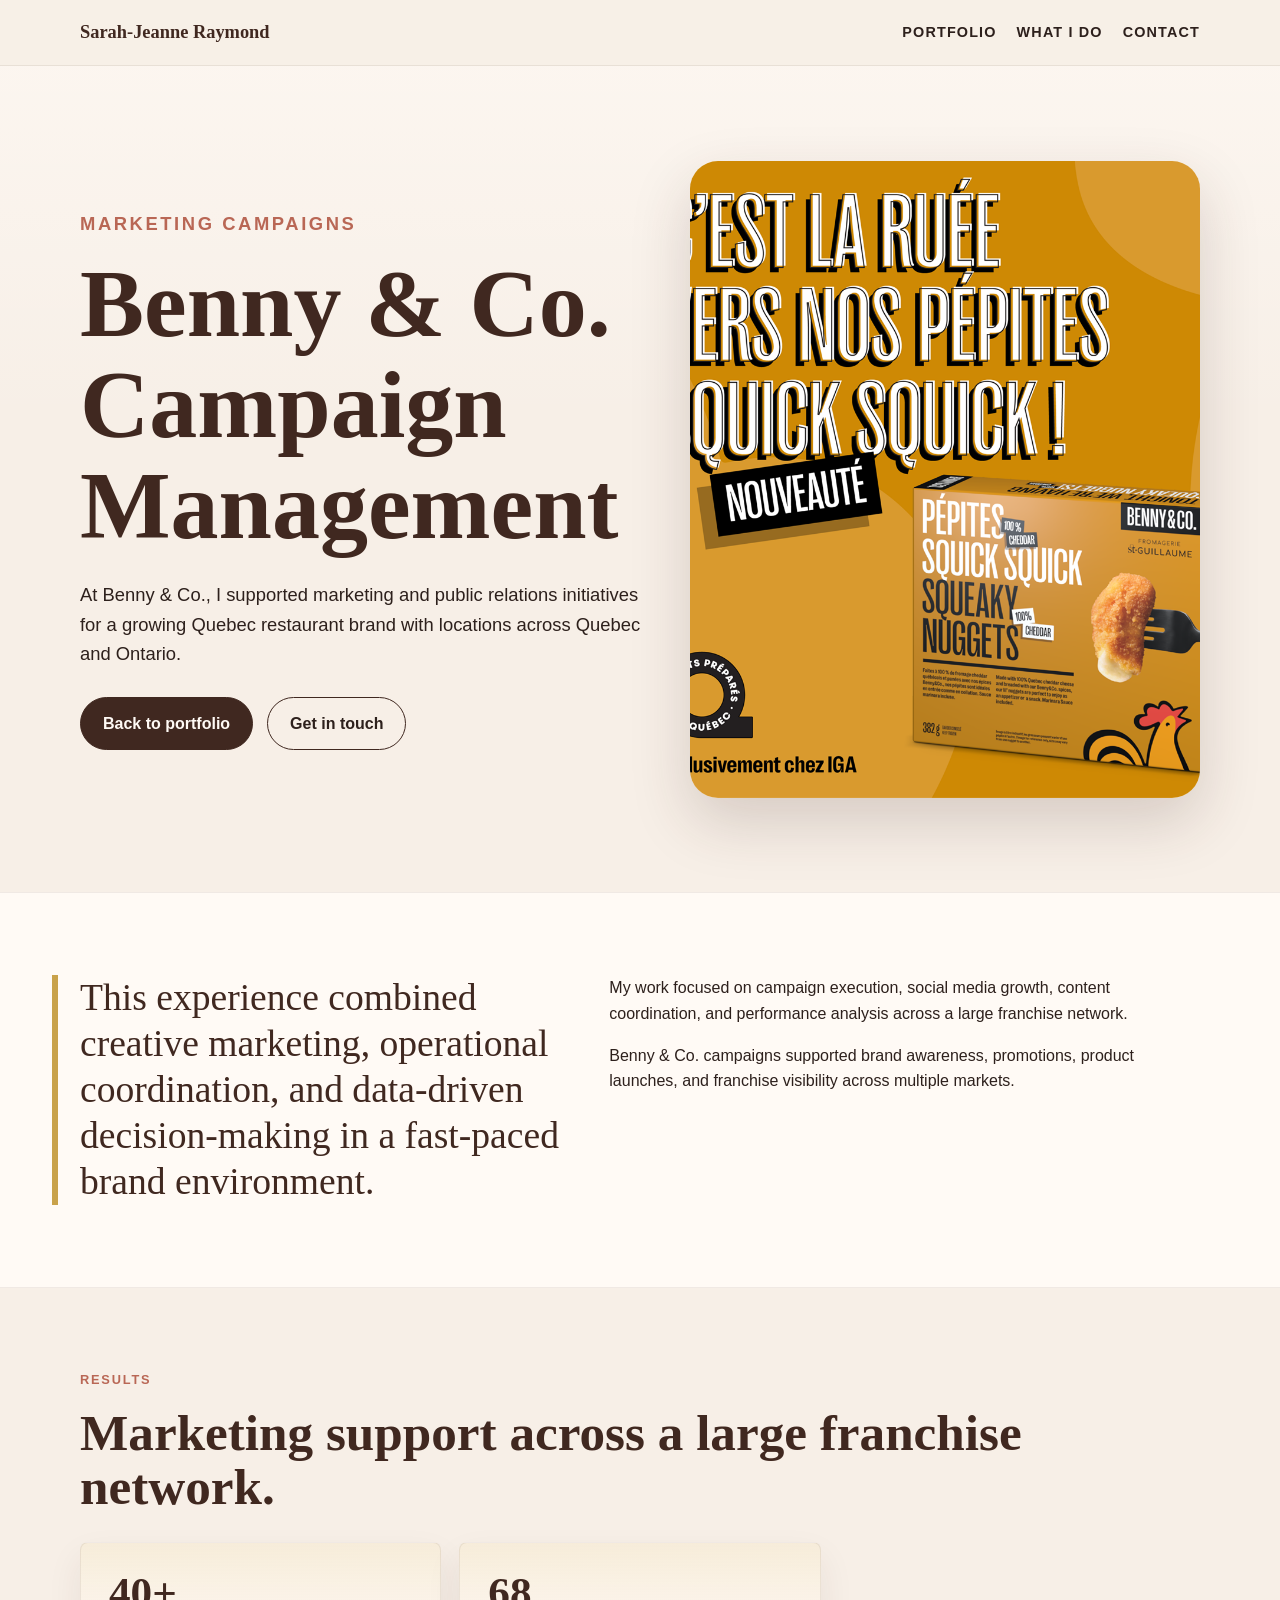
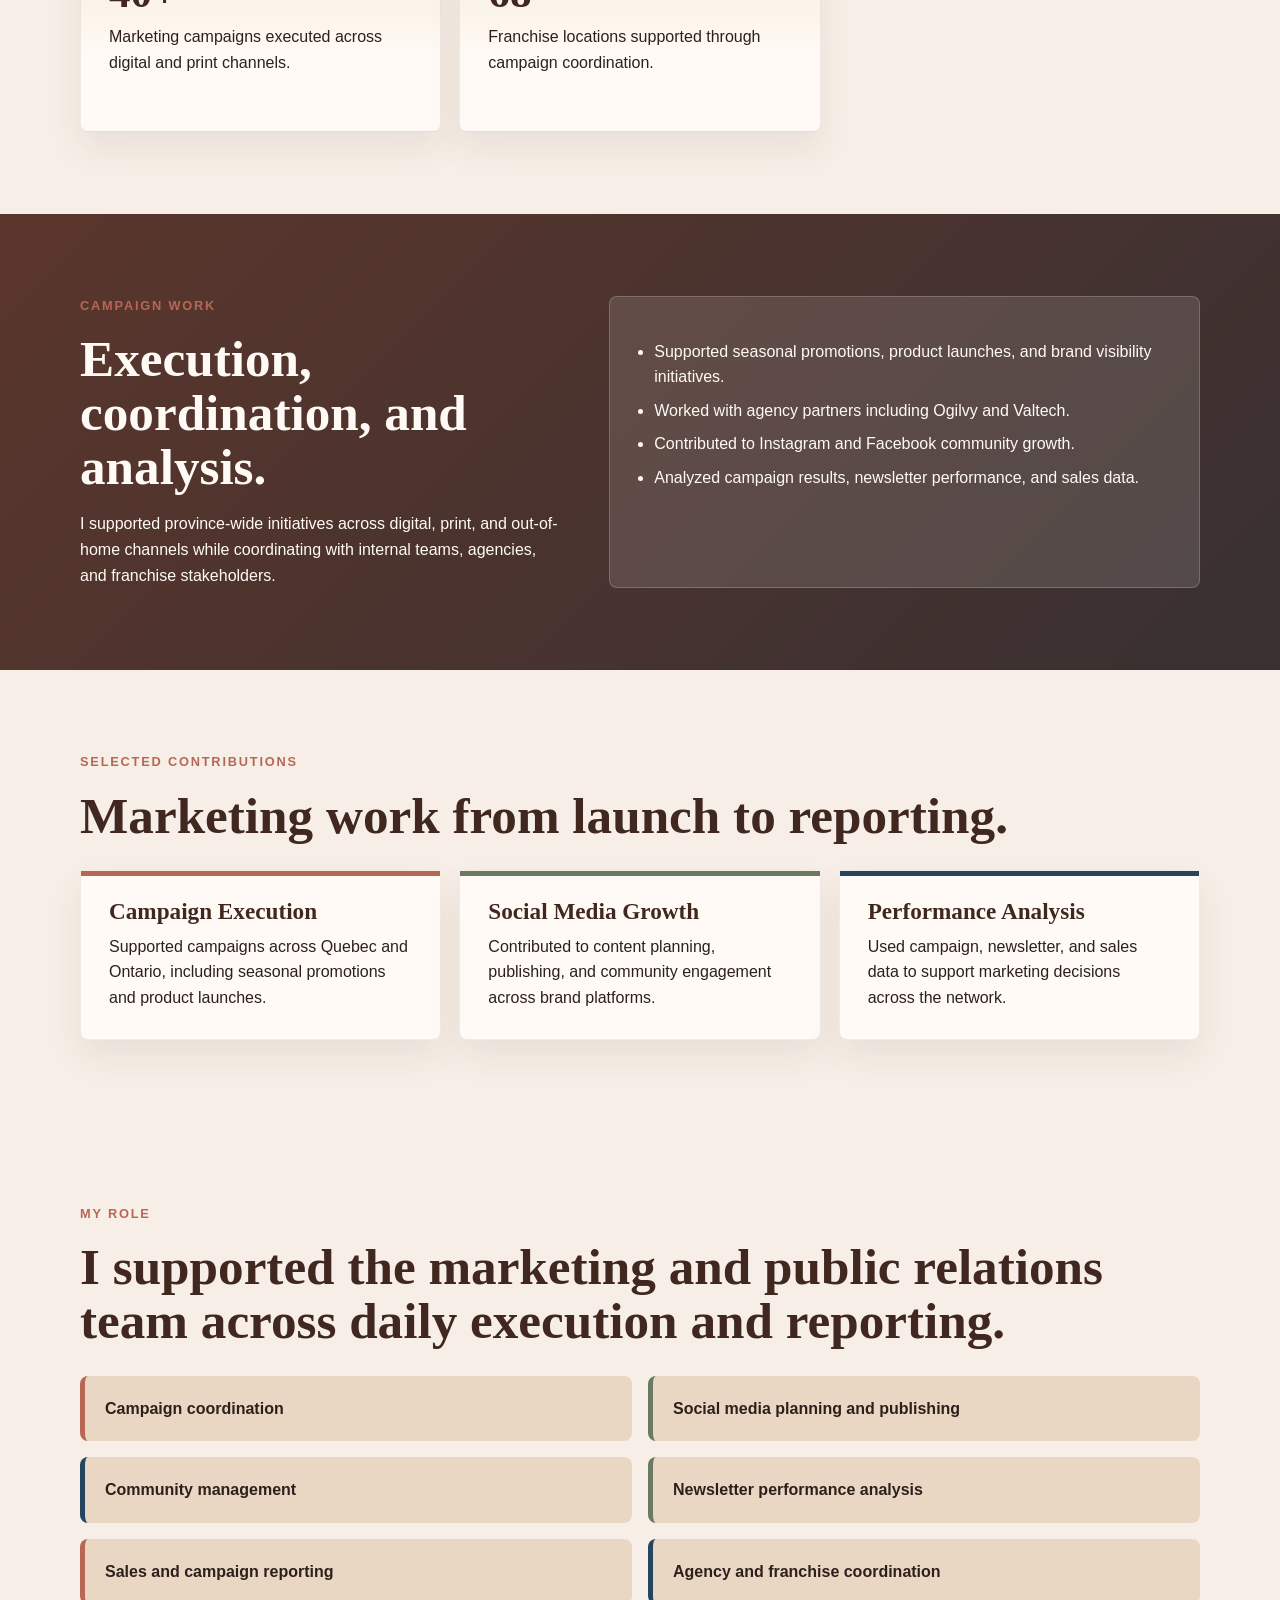
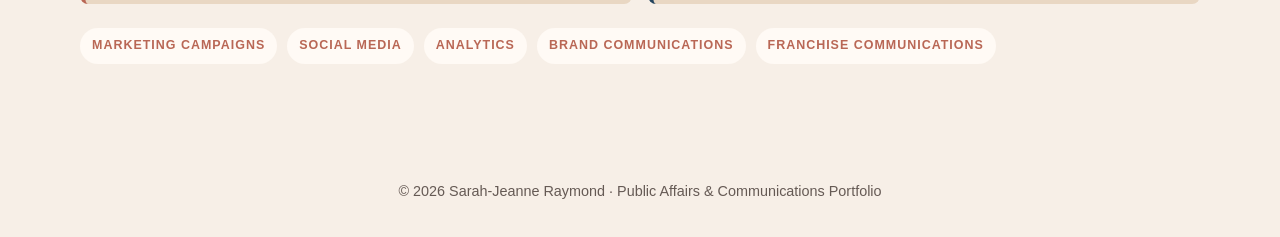
<file: benny-and-co.html>
<!DOCTYPE html>
<html lang="en">
<head>
  <meta charset="UTF-8" />
  <meta name="viewport" content="width=device-width, initial-scale=1.0" />
  <title>Benny & Co. | Sarah-Jeanne Raymond</title>
  <meta name="description" content="A case study about marketing campaign management, social media, and analytics work for Benny & Co." />
  <link rel="stylesheet" href="case-study.css" />
</head>
<body>
  <header>
    <div class="container nav">
      <a class="logo" href="index.html">Sarah-Jeanne Raymond</a>
      <nav class="nav-links" aria-label="Main navigation">
        <a href="index.html#portfolio">Portfolio</a>
        <a href="index.html#work">What I do</a>
        <a href="index.html#contact">Contact</a>
      </nav>
    </div>
  </header>

  <main>
    <div class="container hero">
      <div class="hero-copy">
        <p class="eyebrow">Marketing Campaigns</p>
        <h1>Benny & Co. Campaign Management</h1>
        <p>At Benny & Co., I supported marketing and public relations initiatives for a growing Quebec restaurant brand with locations across Quebec and Ontario.</p>
        <div class="button-row">
          <a class="button primary" href="index.html#portfolio">Back to portfolio</a>
          <a class="button" href="index.html#contact">Get in touch</a>
        </div>
      </div>
      <div class="hero-media">
        <img src="benny-campaigns.jpg" alt="Benny and Co." />
      </div>
    </div>

    <section class="intro-band">
      <div class="container intro-grid">
        <p class="big-text">This experience combined creative marketing, operational coordination, and data-driven decision-making in a fast-paced brand environment.</p>
        <div>
          <p>My work focused on campaign execution, social media growth, content coordination, and performance analysis across a large franchise network.</p>
          <p style="margin-top: 16px;">Benny & Co. campaigns supported brand awareness, promotions, product launches, and franchise visibility across multiple markets.</p>
        </div>
      </div>
    </section>

    <section>
      <div class="container">
        <p class="eyebrow">Results</p>
        <h2>Marketing support across a large franchise network.</h2>
        <div class="metrics">
          <div class="metric">
            <strong>40+</strong>
            <p>Marketing campaigns executed across digital and print channels.</p>
          </div>
          <div class="metric">
            <strong>68</strong>
            <p>Franchise locations supported through campaign coordination.</p>
          </div>
        </div>
      </div>
    </section>

    <section class="feature">
      <div class="container feature-grid">
        <div>
          <p class="eyebrow">Campaign Work</p>
          <h2>Execution, coordination, and analysis.</h2>
          <p>I supported province-wide initiatives across digital, print, and out-of-home channels while coordinating with internal teams, agencies, and franchise stakeholders.</p>
        </div>
        <div class="feature-panel">
          <ul>
            <li>Supported seasonal promotions, product launches, and brand visibility initiatives.</li>
            <li>Worked with agency partners including Ogilvy and Valtech.</li>
            <li>Contributed to Instagram and Facebook community growth.</li>
            <li>Analyzed campaign results, newsletter performance, and sales data.</li>
          </ul>
        </div>
      </div>
    </section>

    <section>
      <div class="container">
        <p class="eyebrow">Selected Contributions</p>
        <h2>Marketing work from launch to reporting.</h2>
        <div class="cards">
          <article class="card">
            <h3>Campaign Execution</h3>
            <p>Supported campaigns across Quebec and Ontario, including seasonal promotions and product launches.</p>
          </article>
          <article class="card">
            <h3>Social Media Growth</h3>
            <p>Contributed to content planning, publishing, and community engagement across brand platforms.</p>
          </article>
          <article class="card">
            <h3>Performance Analysis</h3>
            <p>Used campaign, newsletter, and sales data to support marketing decisions across the network.</p>
          </article>
        </div>
      </div>
    </section>

    <section>
      <div class="container">
        <p class="eyebrow">My Role</p>
        <h2>I supported the marketing and public relations team across daily execution and reporting.</h2>
        <div class="role-grid">
          <div class="role-item">Campaign coordination</div>
          <div class="role-item">Social media planning and publishing</div>
          <div class="role-item">Community management</div>
          <div class="role-item">Newsletter performance analysis</div>
          <div class="role-item">Sales and campaign reporting</div>
          <div class="role-item">Agency and franchise coordination</div>
        </div>
        <div class="tags">
          <span class="tag">Marketing Campaigns</span>
          <span class="tag">Social Media</span>
          <span class="tag">Analytics</span>
          <span class="tag">Brand Communications</span>
          <span class="tag">Franchise Communications</span>
        </div>
      </div>
    </section>
  </main>

  <footer>
    <div class="container">&copy; 2026 Sarah-Jeanne Raymond &middot; Public Affairs & Communications Portfolio</div>
  </footer>
</body>
</html>
</file>
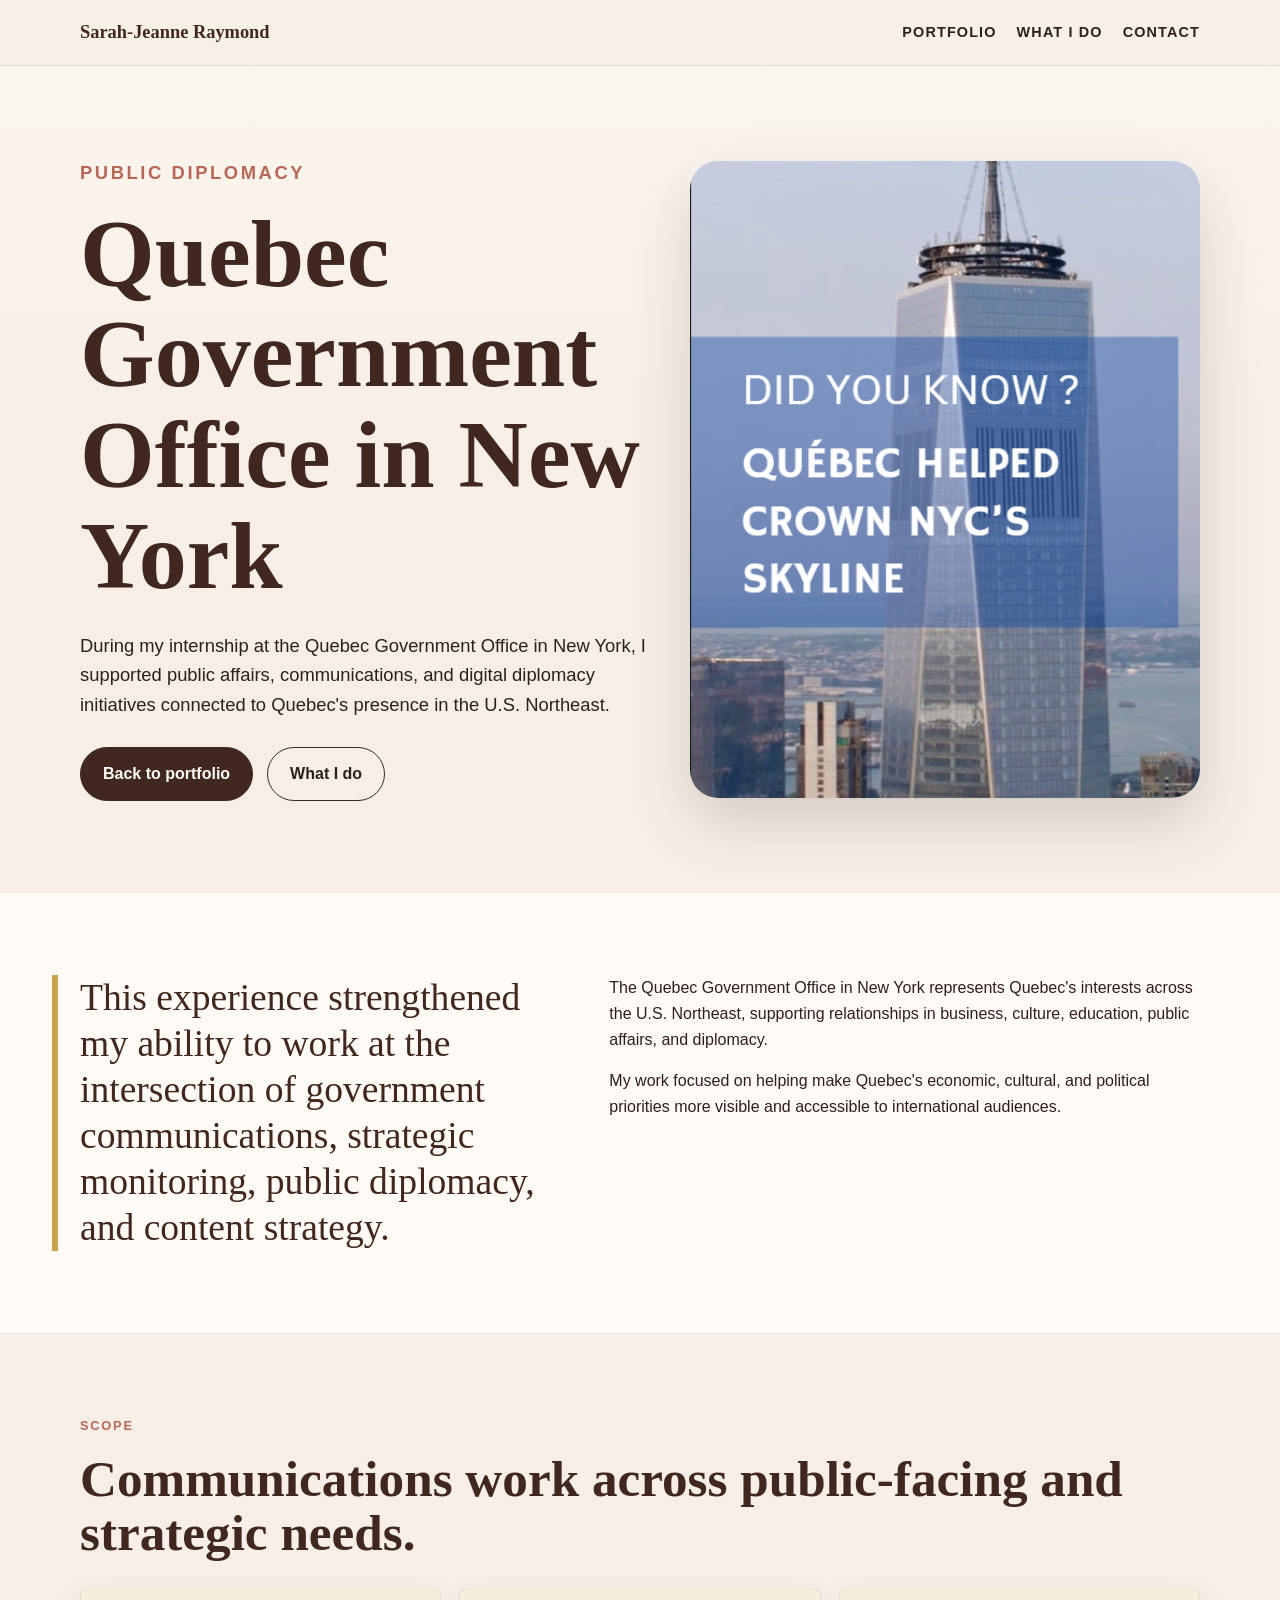
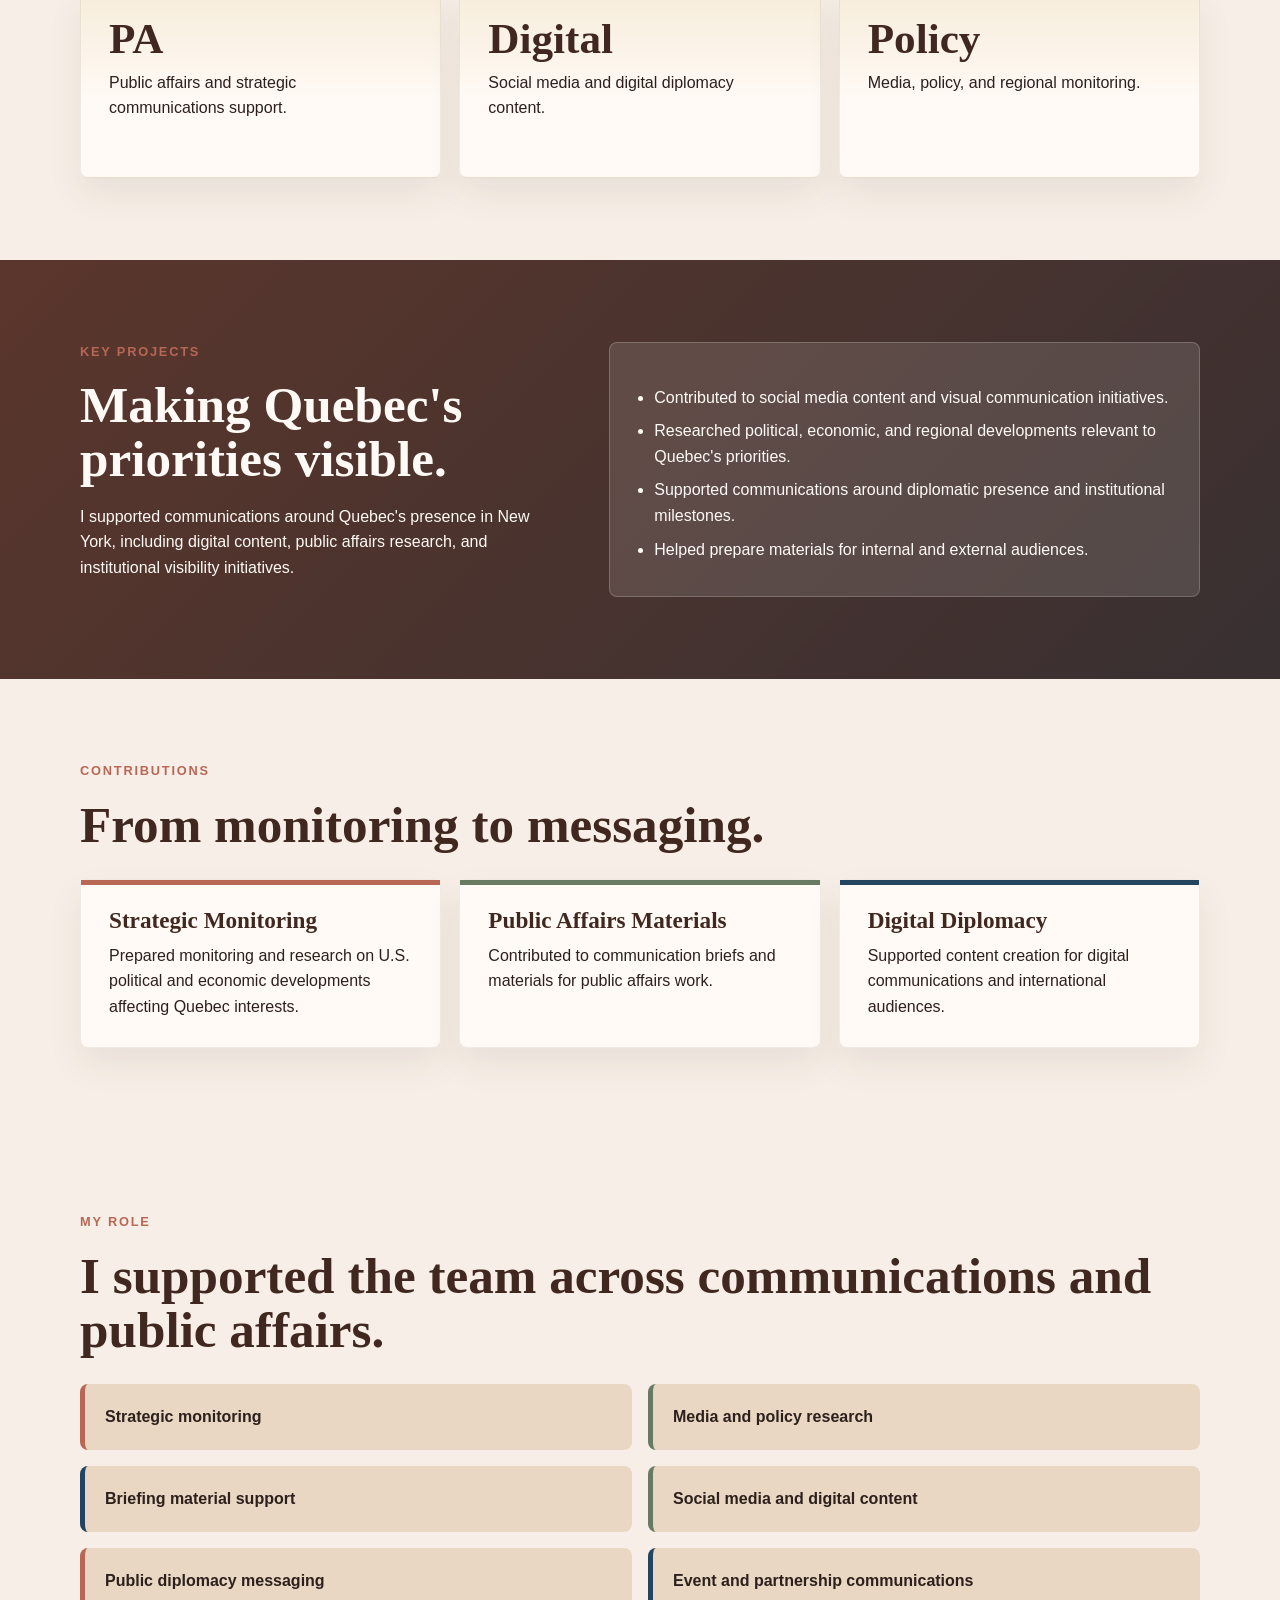
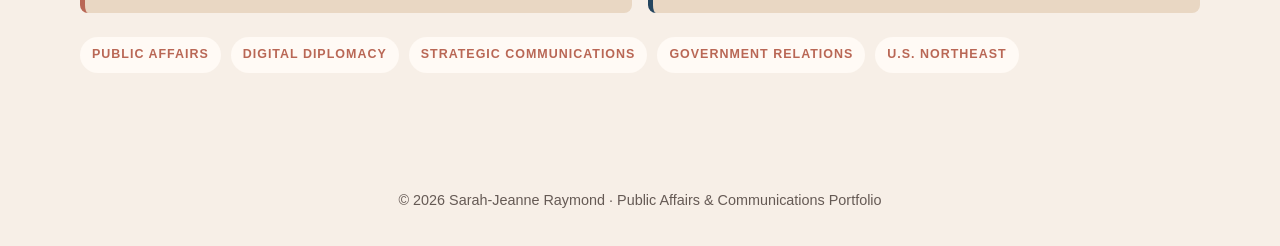
<file: dgqny-public-affairs.html>
<!DOCTYPE html>
<html lang="en">
<head>
  <meta charset="UTF-8" />
  <meta name="viewport" content="width=device-width, initial-scale=1.0" />
  <title>DGQNY Public Affairs | Sarah-Jeanne Raymond</title>
  <meta name="description" content="A case study about public affairs and communications work at the Quebec Government Office in New York." />
  <link rel="stylesheet" href="case-study.css" />
</head>
<body>
  <header>
    <div class="container nav">
      <a class="logo" href="index.html">Sarah-Jeanne Raymond</a>
      <nav class="nav-links" aria-label="Main navigation">
        <a href="index.html#portfolio">Portfolio</a>
        <a href="index.html#work">What I do</a>
        <a href="index.html#contact">Contact</a>
      </nav>
    </div>
  </header>

  <main>
    <div class="container hero">
      <div class="hero-copy">
        <p class="eyebrow">Public Diplomacy</p>
        <h1>Quebec Government Office in New York</h1>
        <p>During my internship at the Quebec Government Office in New York, I supported public affairs, communications, and digital diplomacy initiatives connected to Quebec's presence in the U.S. Northeast.</p>
        <div class="button-row">
          <a class="button primary" href="index.html#portfolio">Back to portfolio</a>
          <a class="button" href="index.html#work">What I do</a>
        </div>
      </div>
      <div class="hero-media">
        <img src="dgqny-video.jpg" alt="DGQNY Public Affairs" />
      </div>
    </div>

    <section class="intro-band">
      <div class="container intro-grid">
        <p class="big-text">This experience strengthened my ability to work at the intersection of government communications, strategic monitoring, public diplomacy, and content strategy.</p>
        <div>
          <p>The Quebec Government Office in New York represents Quebec's interests across the U.S. Northeast, supporting relationships in business, culture, education, public affairs, and diplomacy.</p>
          <p style="margin-top: 16px;">My work focused on helping make Quebec's economic, cultural, and political priorities more visible and accessible to international audiences.</p>
        </div>
      </div>
    </section>

    <section>
      <div class="container">
        <p class="eyebrow">Scope</p>
        <h2>Communications work across public-facing and strategic needs.</h2>
        <div class="metrics">
          <div class="metric">
            <strong>PA</strong>
            <p>Public affairs and strategic communications support.</p>
          </div>
          <div class="metric">
            <strong>Digital</strong>
            <p>Social media and digital diplomacy content.</p>
          </div>
          <div class="metric">
            <strong>Policy</strong>
            <p>Media, policy, and regional monitoring.</p>
          </div>
        </div>
      </div>
    </section>

    <section class="feature">
      <div class="container feature-grid">
        <div>
          <p class="eyebrow">Key Projects</p>
          <h2>Making Quebec's priorities visible.</h2>
          <p>I supported communications around Quebec's presence in New York, including digital content, public affairs research, and institutional visibility initiatives.</p>
        </div>
        <div class="feature-panel">
          <ul>
            <li>Contributed to social media content and visual communication initiatives.</li>
            <li>Researched political, economic, and regional developments relevant to Quebec's priorities.</li>
            <li>Supported communications around diplomatic presence and institutional milestones.</li>
            <li>Helped prepare materials for internal and external audiences.</li>
          </ul>
        </div>
      </div>
    </section>

    <section>
      <div class="container">
        <p class="eyebrow">Contributions</p>
        <h2>From monitoring to messaging.</h2>
        <div class="cards">
          <article class="card">
            <h3>Strategic Monitoring</h3>
            <p>Prepared monitoring and research on U.S. political and economic developments affecting Quebec interests.</p>
          </article>
          <article class="card">
            <h3>Public Affairs Materials</h3>
            <p>Contributed to communication briefs and materials for public affairs work.</p>
          </article>
          <article class="card">
            <h3>Digital Diplomacy</h3>
            <p>Supported content creation for digital communications and international audiences.</p>
          </article>
        </div>
      </div>
    </section>

    <section>
      <div class="container">
        <p class="eyebrow">My Role</p>
        <h2>I supported the team across communications and public affairs.</h2>
        <div class="role-grid">
          <div class="role-item">Strategic monitoring</div>
          <div class="role-item">Media and policy research</div>
          <div class="role-item">Briefing material support</div>
          <div class="role-item">Social media and digital content</div>
          <div class="role-item">Public diplomacy messaging</div>
          <div class="role-item">Event and partnership communications</div>
        </div>
        <div class="tags">
          <span class="tag">Public Affairs</span>
          <span class="tag">Digital Diplomacy</span>
          <span class="tag">Strategic Communications</span>
          <span class="tag">Government Relations</span>
          <span class="tag">U.S. Northeast</span>
        </div>
      </div>
    </section>
  </main>

  <footer>
    <div class="container">&copy; 2026 Sarah-Jeanne Raymond &middot; Public Affairs & Communications Portfolio</div>
  </footer>
</body>
</html>
</file>
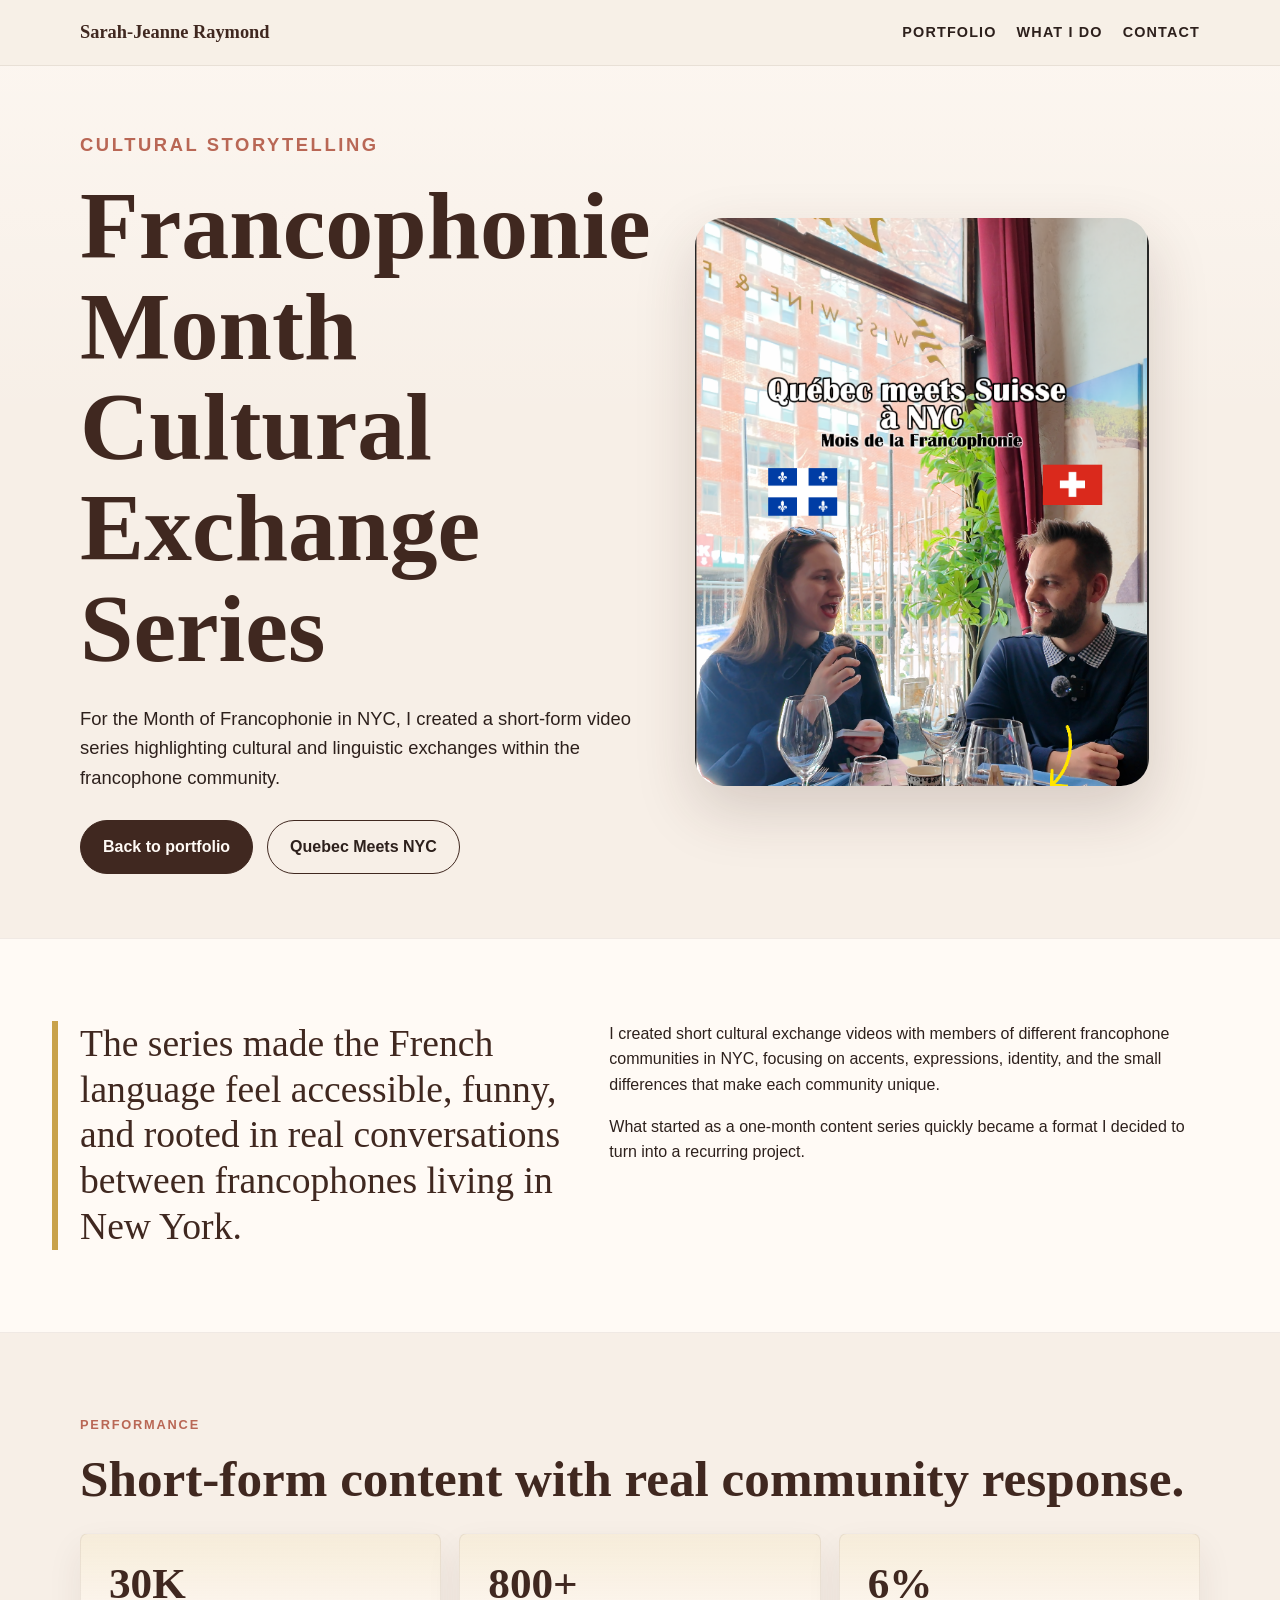
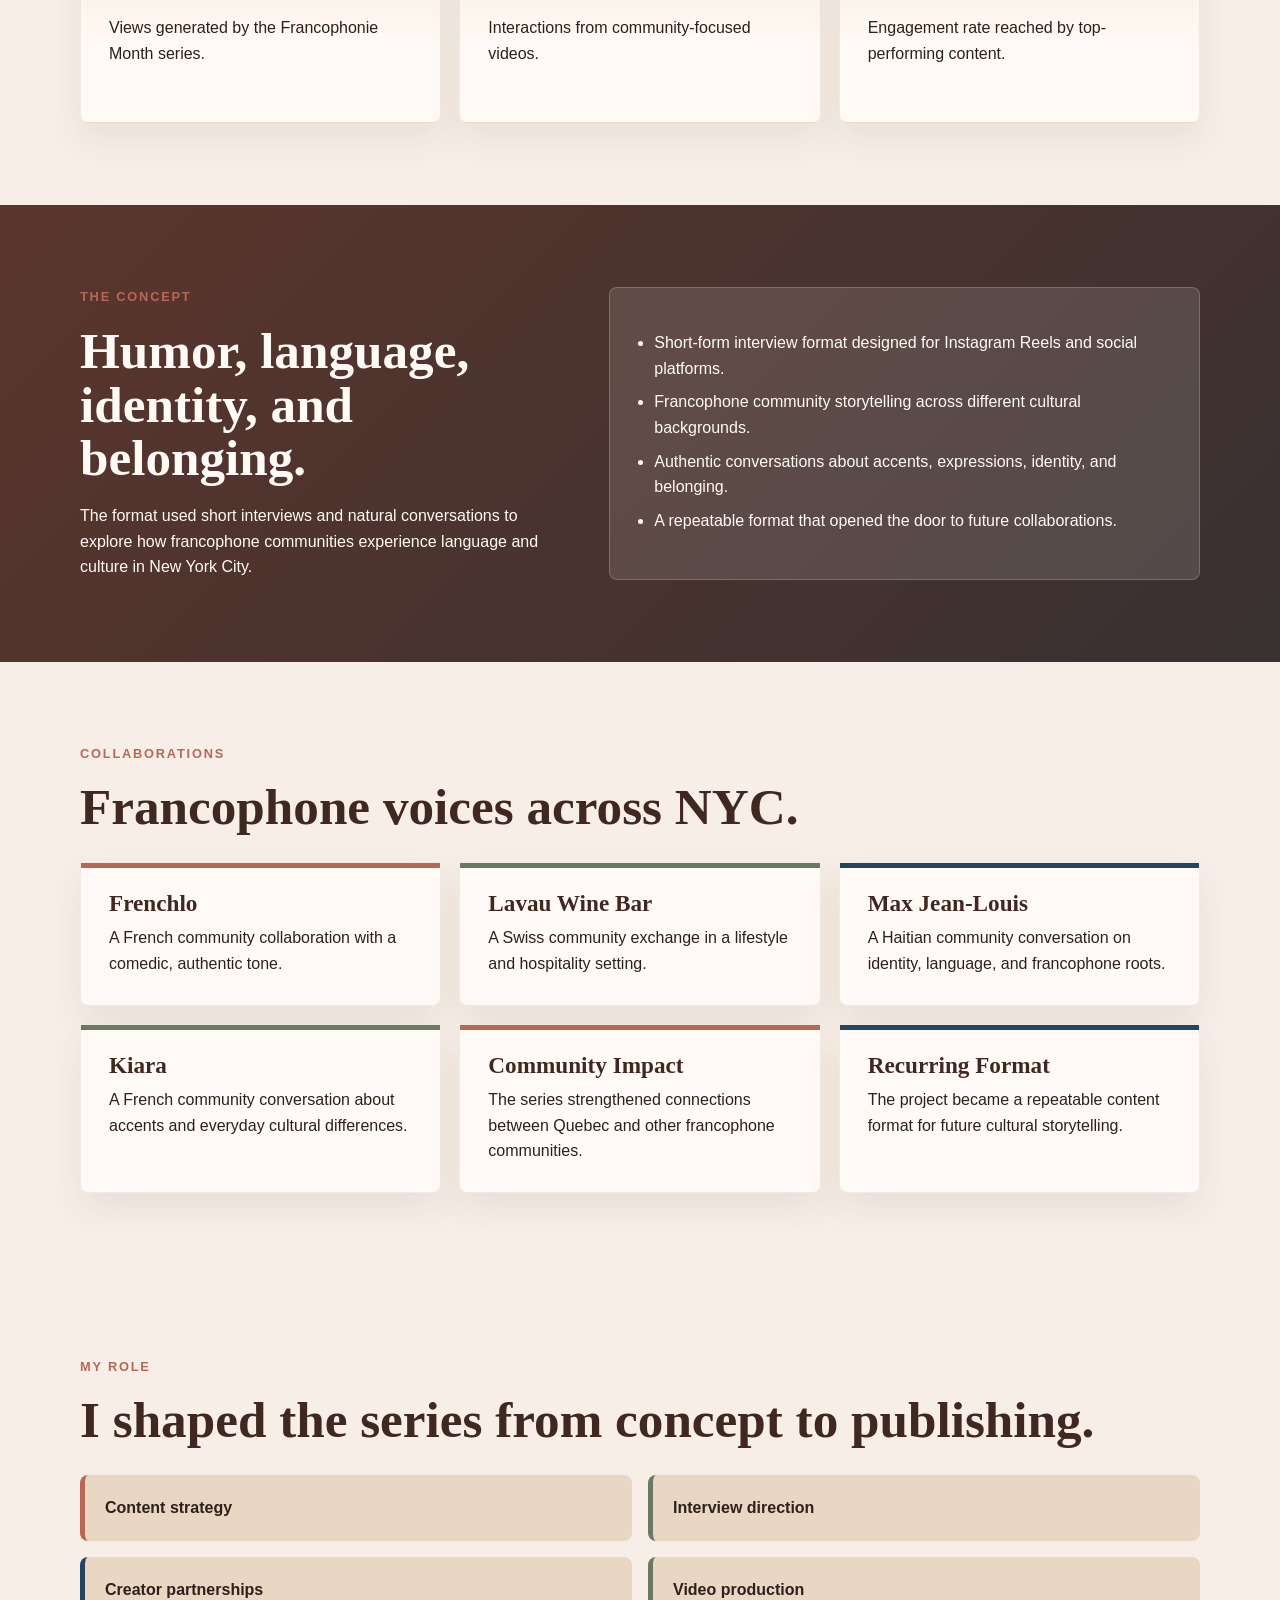
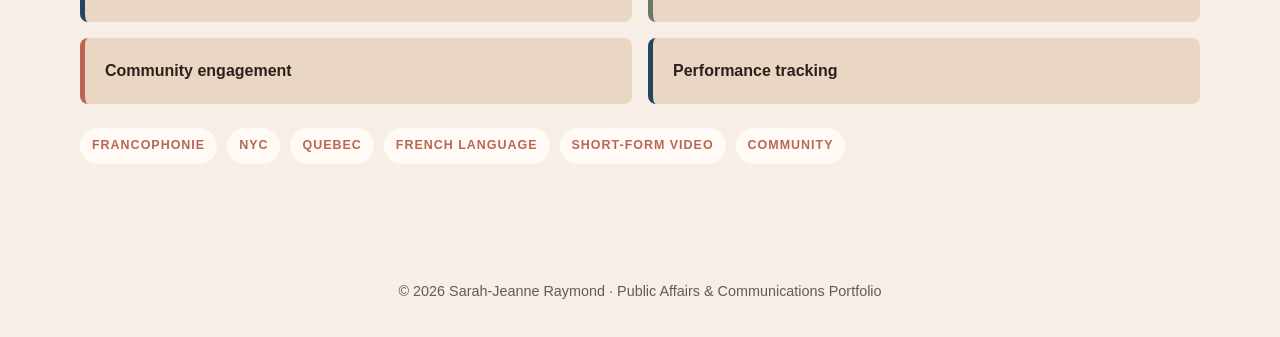
<file: francophonie-month.html>
<!DOCTYPE html>
<html lang="en">
<head>
  <meta charset="UTF-8" />
  <meta name="viewport" content="width=device-width, initial-scale=1.0" />
  <title>Francophonie Month | Sarah-Jeanne Raymond</title>
  <meta name="description" content="A case study about a Francophonie Month short-form video series in New York City." />
  <link rel="stylesheet" href="case-study.css" />
</head>
<body>
  <header>
    <div class="container nav">
      <a class="logo" href="index.html">Sarah-Jeanne Raymond</a>
      <nav class="nav-links" aria-label="Main navigation">
        <a href="index.html#portfolio">Portfolio</a>
        <a href="index.html#work">What I do</a>
        <a href="index.html#contact">Contact</a>
      </nav>
    </div>
  </header>

  <main>
    <div class="container hero">
      <div class="hero-copy">
        <p class="eyebrow">Cultural Storytelling</p>
        <h1>Francophonie Month Cultural Exchange Series</h1>
        <p>For the Month of Francophonie in NYC, I created a short-form video series highlighting cultural and linguistic exchanges within the francophone community.</p>
        <div class="button-row">
          <a class="button primary" href="index.html#portfolio">Back to portfolio</a>
          <a class="button" href="quebec-meets-nyc.html">Quebec Meets NYC</a>
        </div>
      </div>
      <div class="hero-media">
        <img src="lavau.jpg" alt="Francophonie Month" />
      </div>
    </div>

    <section class="intro-band">
      <div class="container intro-grid">
        <p class="big-text">The series made the French language feel accessible, funny, and rooted in real conversations between francophones living in New York.</p>
        <div>
          <p>I created short cultural exchange videos with members of different francophone communities in NYC, focusing on accents, expressions, identity, and the small differences that make each community unique.</p>
          <p style="margin-top: 16px;">What started as a one-month content series quickly became a format I decided to turn into a recurring project.</p>
        </div>
      </div>
    </section>

    <section>
      <div class="container">
        <p class="eyebrow">Performance</p>
        <h2>Short-form content with real community response.</h2>
        <div class="metrics">
          <div class="metric">
            <strong>30K</strong>
            <p>Views generated by the Francophonie Month series.</p>
          </div>
          <div class="metric">
            <strong>800+</strong>
            <p>Interactions from community-focused videos.</p>
          </div>
          <div class="metric">
            <strong>6%</strong>
            <p>Engagement rate reached by top-performing content.</p>
          </div>
        </div>
      </div>
    </section>

    <section class="feature">
      <div class="container feature-grid">
        <div>
          <p class="eyebrow">The Concept</p>
          <h2>Humor, language, identity, and belonging.</h2>
          <p>The format used short interviews and natural conversations to explore how francophone communities experience language and culture in New York City.</p>
        </div>
        <div class="feature-panel">
          <ul>
            <li>Short-form interview format designed for Instagram Reels and social platforms.</li>
            <li>Francophone community storytelling across different cultural backgrounds.</li>
            <li>Authentic conversations about accents, expressions, identity, and belonging.</li>
            <li>A repeatable format that opened the door to future collaborations.</li>
          </ul>
        </div>
      </div>
    </section>

    <section>
      <div class="container">
        <p class="eyebrow">Collaborations</p>
        <h2>Francophone voices across NYC.</h2>
        <div class="cards">
          <article class="card">
            <h3>Frenchlo</h3>
            <p>A French community collaboration with a comedic, authentic tone.</p>
          </article>
          <article class="card">
            <h3>Lavau Wine Bar</h3>
            <p>A Swiss community exchange in a lifestyle and hospitality setting.</p>
          </article>
          <article class="card">
            <h3>Max Jean-Louis</h3>
            <p>A Haitian community conversation on identity, language, and francophone roots.</p>
          </article>
          <article class="card">
            <h3>Kiara</h3>
            <p>A French community conversation about accents and everyday cultural differences.</p>
          </article>
          <article class="card">
            <h3>Community Impact</h3>
            <p>The series strengthened connections between Quebec and other francophone communities.</p>
          </article>
          <article class="card">
            <h3>Recurring Format</h3>
            <p>The project became a repeatable content format for future cultural storytelling.</p>
          </article>
        </div>
      </div>
    </section>

    <section>
      <div class="container">
        <p class="eyebrow">My Role</p>
        <h2>I shaped the series from concept to publishing.</h2>
        <div class="role-grid">
          <div class="role-item">Content strategy</div>
          <div class="role-item">Interview direction</div>
          <div class="role-item">Creator partnerships</div>
          <div class="role-item">Video production</div>
          <div class="role-item">Community engagement</div>
          <div class="role-item">Performance tracking</div>
        </div>
        <div class="tags">
          <span class="tag">Francophonie</span>
          <span class="tag">NYC</span>
          <span class="tag">Quebec</span>
          <span class="tag">French Language</span>
          <span class="tag">Short-form Video</span>
          <span class="tag">Community</span>
        </div>
      </div>
    </section>
  </main>

  <footer>
    <div class="container">&copy; 2026 Sarah-Jeanne Raymond &middot; Public Affairs & Communications Portfolio</div>
  </footer>
</body>
</html>
</file>
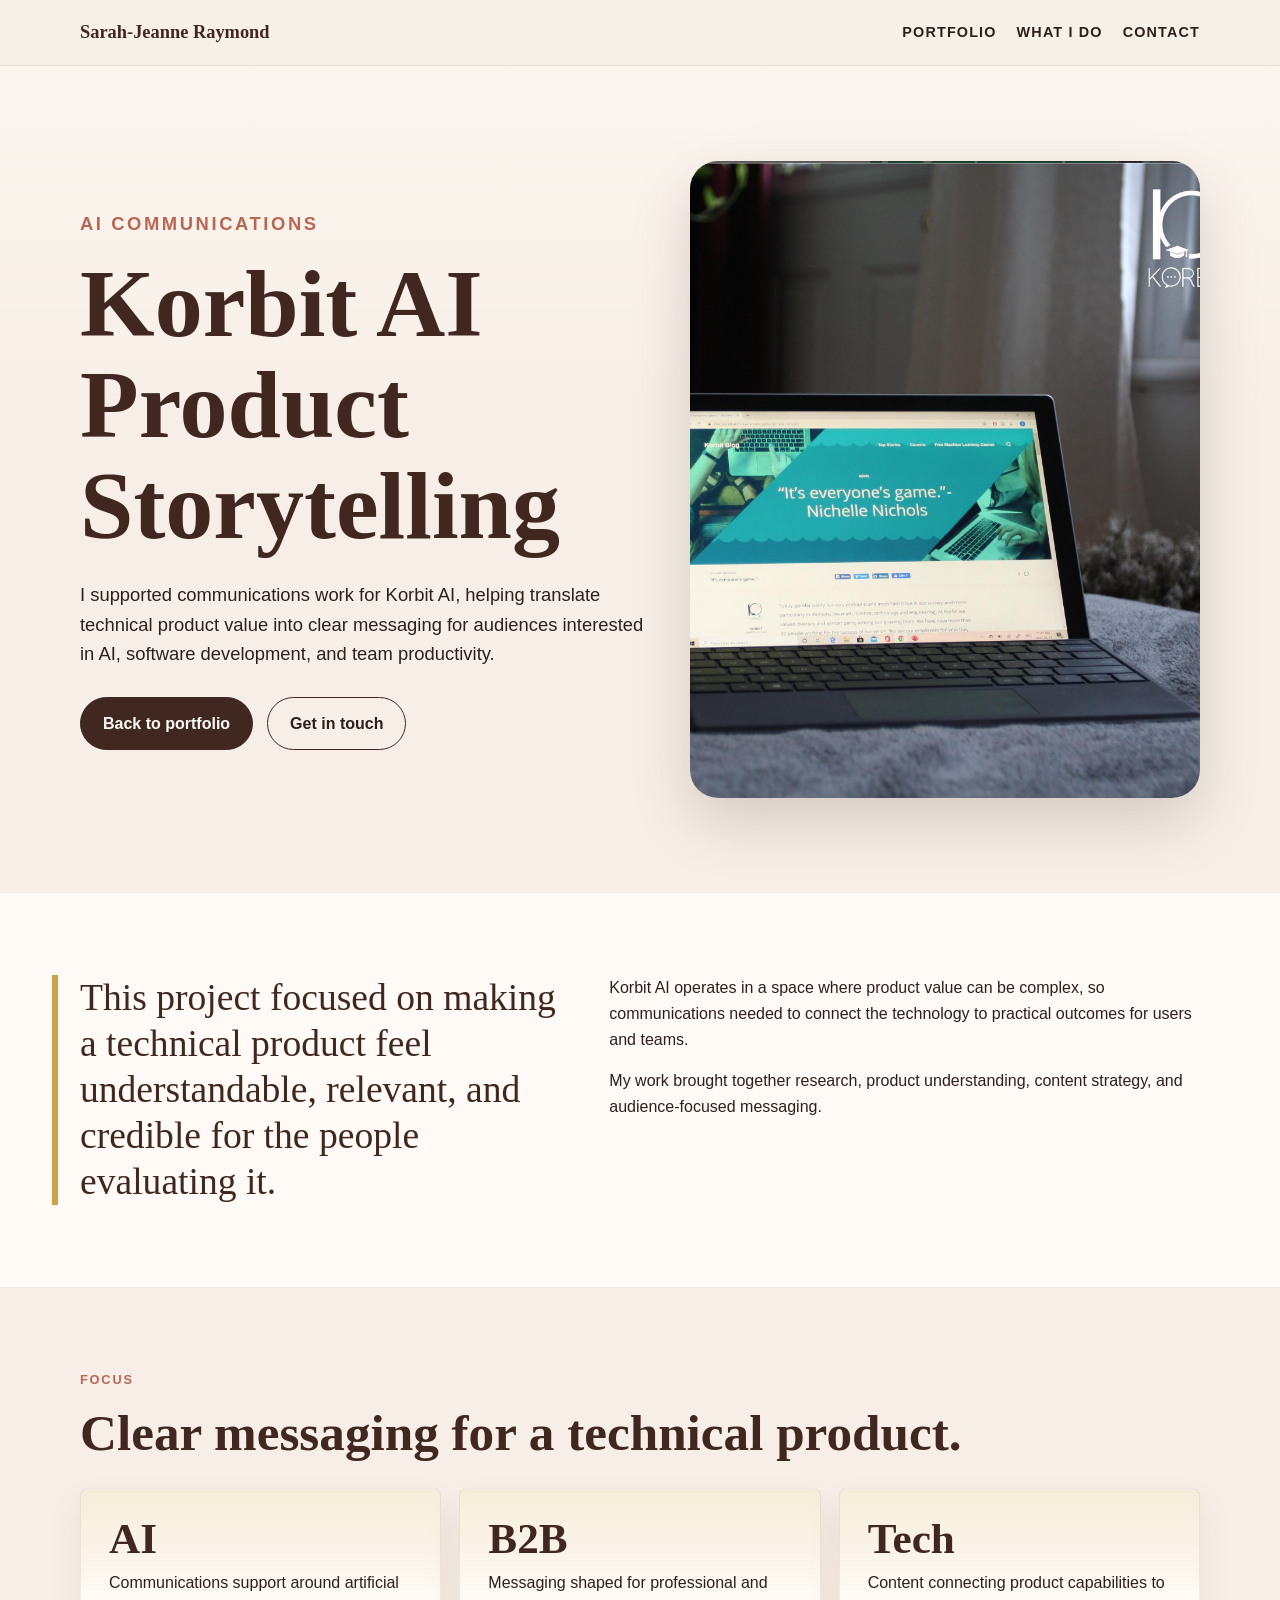
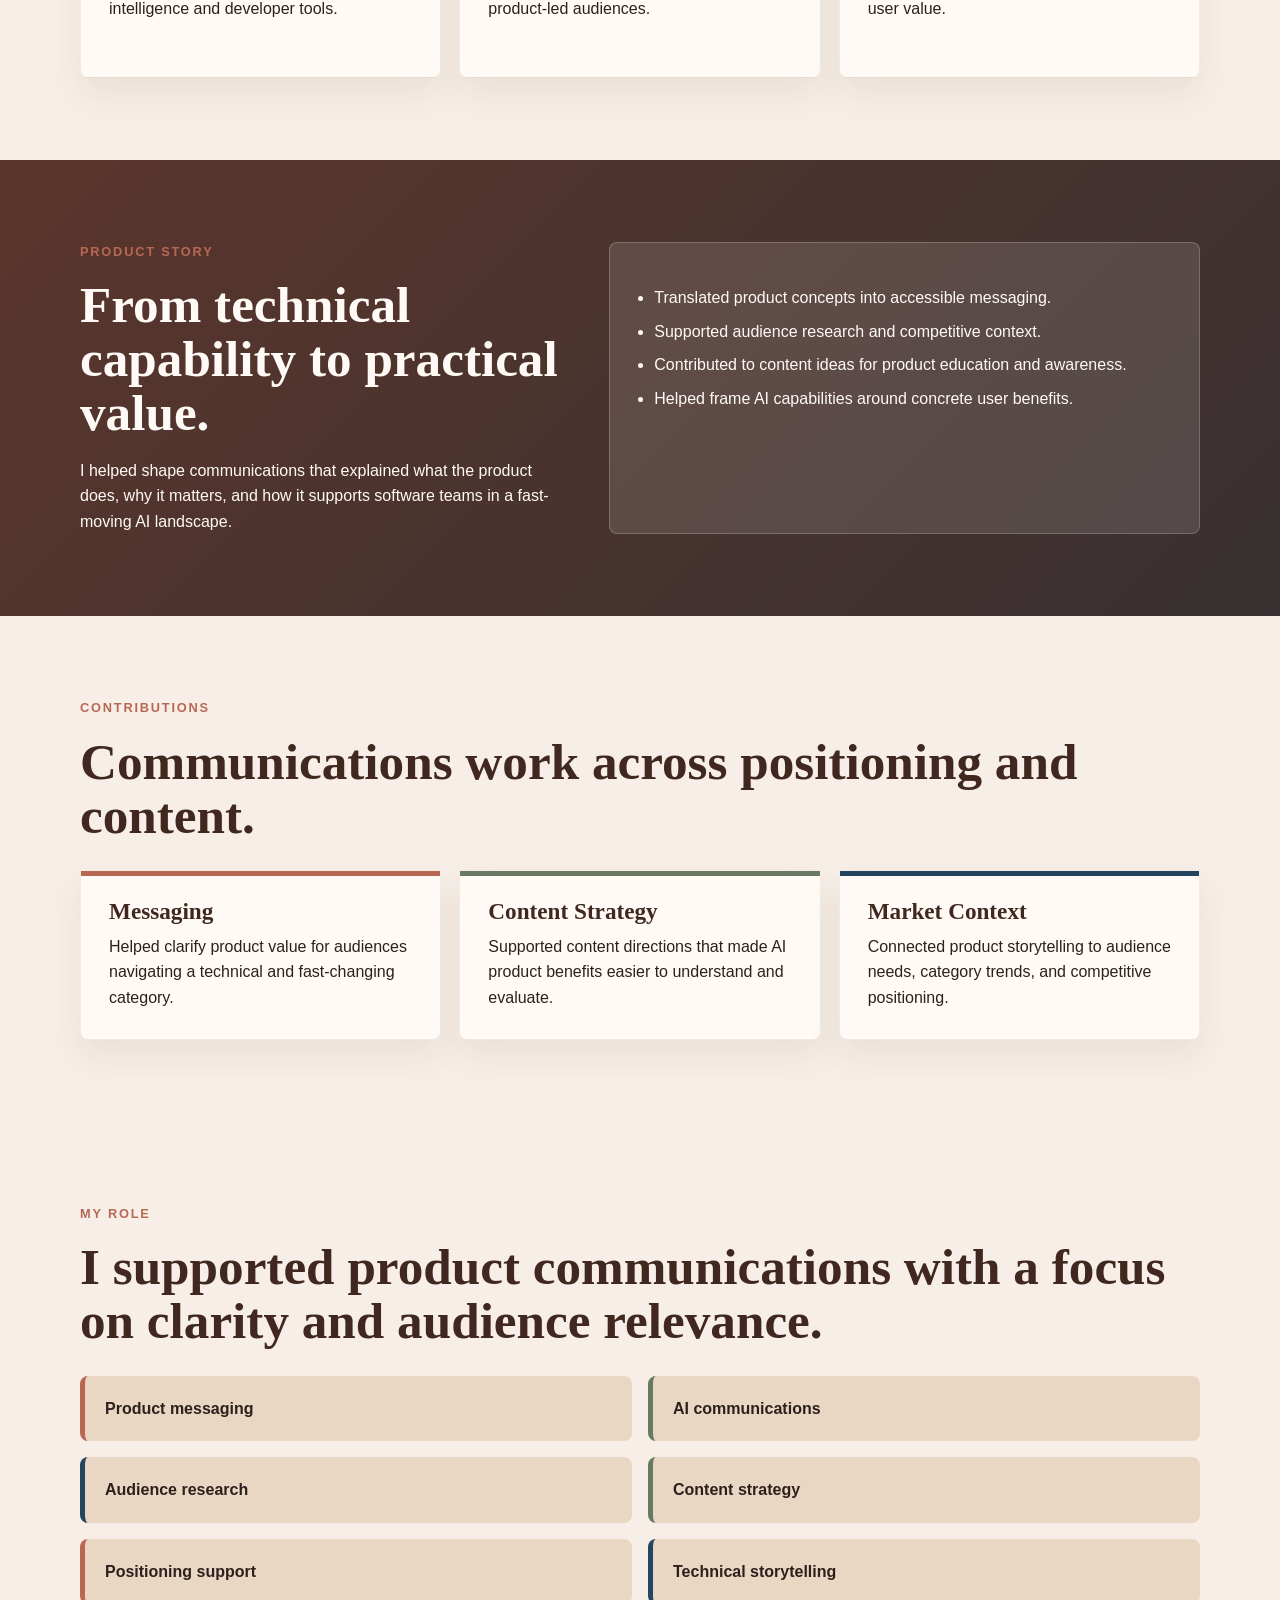
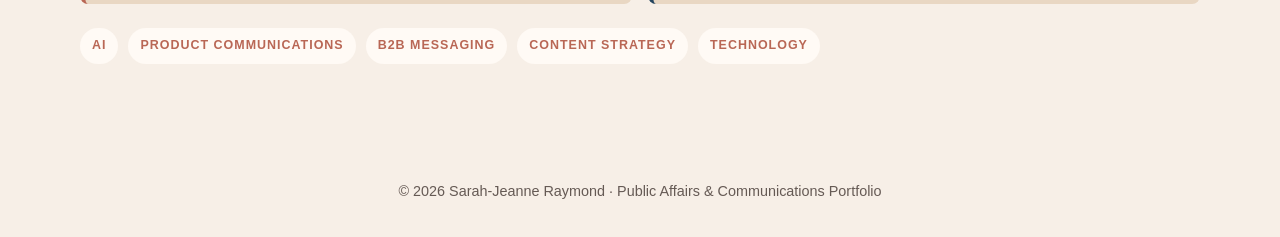
<file: korbit-ai.html>
<!DOCTYPE html>
<html lang="en">
<head>
  <meta charset="UTF-8" />
  <meta name="viewport" content="width=device-width, initial-scale=1.0" />
  <title>Korbit AI | Sarah-Jeanne Raymond</title>
  <meta name="description" content="A case study about AI product storytelling, communications, and go-to-market support for Korbit AI." />
  <link rel="stylesheet" href="case-study.css" />
</head>
<body>
  <header>
    <div class="container nav">
      <a class="logo" href="index.html">Sarah-Jeanne Raymond</a>
      <nav class="nav-links" aria-label="Main navigation">
        <a href="index.html#portfolio">Portfolio</a>
        <a href="index.html#work">What I do</a>
        <a href="index.html#contact">Contact</a>
      </nav>
    </div>
  </header>

  <main>
    <div class="container hero">
      <div class="hero-copy">
        <p class="eyebrow">AI Communications</p>
        <h1>Korbit AI Product Storytelling</h1>
        <p>I supported communications work for Korbit AI, helping translate technical product value into clear messaging for audiences interested in AI, software development, and team productivity.</p>
        <div class="button-row">
          <a class="button primary" href="index.html#portfolio">Back to portfolio</a>
          <a class="button" href="index.html#contact">Get in touch</a>
        </div>
      </div>
      <div class="hero-media">
        <img src="blog-article-1.jpg" alt="Korbit AI" />
      </div>
    </div>

    <section class="intro-band">
      <div class="container intro-grid">
        <p class="big-text">This project focused on making a technical product feel understandable, relevant, and credible for the people evaluating it.</p>
        <div>
          <p>Korbit AI operates in a space where product value can be complex, so communications needed to connect the technology to practical outcomes for users and teams.</p>
          <p style="margin-top: 16px;">My work brought together research, product understanding, content strategy, and audience-focused messaging.</p>
        </div>
      </div>
    </section>

    <section>
      <div class="container">
        <p class="eyebrow">Focus</p>
        <h2>Clear messaging for a technical product.</h2>
        <div class="metrics">
          <div class="metric">
            <strong>AI</strong>
            <p>Communications support around artificial intelligence and developer tools.</p>
          </div>
          <div class="metric">
            <strong>B2B</strong>
            <p>Messaging shaped for professional and product-led audiences.</p>
          </div>
          <div class="metric">
            <strong>Tech</strong>
            <p>Content connecting product capabilities to user value.</p>
          </div>
        </div>
      </div>
    </section>

    <section class="feature">
      <div class="container feature-grid">
        <div>
          <p class="eyebrow">Product Story</p>
          <h2>From technical capability to practical value.</h2>
          <p>I helped shape communications that explained what the product does, why it matters, and how it supports software teams in a fast-moving AI landscape.</p>
        </div>
        <div class="feature-panel">
          <ul>
            <li>Translated product concepts into accessible messaging.</li>
            <li>Supported audience research and competitive context.</li>
            <li>Contributed to content ideas for product education and awareness.</li>
            <li>Helped frame AI capabilities around concrete user benefits.</li>
          </ul>
        </div>
      </div>
    </section>

    <section>
      <div class="container">
        <p class="eyebrow">Contributions</p>
        <h2>Communications work across positioning and content.</h2>
        <div class="cards">
          <article class="card">
            <h3>Messaging</h3>
            <p>Helped clarify product value for audiences navigating a technical and fast-changing category.</p>
          </article>
          <article class="card">
            <h3>Content Strategy</h3>
            <p>Supported content directions that made AI product benefits easier to understand and evaluate.</p>
          </article>
          <article class="card">
            <h3>Market Context</h3>
            <p>Connected product storytelling to audience needs, category trends, and competitive positioning.</p>
          </article>
        </div>
      </div>
    </section>

    <section>
      <div class="container">
        <p class="eyebrow">My Role</p>
        <h2>I supported product communications with a focus on clarity and audience relevance.</h2>
        <div class="role-grid">
          <div class="role-item">Product messaging</div>
          <div class="role-item">AI communications</div>
          <div class="role-item">Audience research</div>
          <div class="role-item">Content strategy</div>
          <div class="role-item">Positioning support</div>
          <div class="role-item">Technical storytelling</div>
        </div>
        <div class="tags">
          <span class="tag">AI</span>
          <span class="tag">Product Communications</span>
          <span class="tag">B2B Messaging</span>
          <span class="tag">Content Strategy</span>
          <span class="tag">Technology</span>
        </div>
      </div>
    </section>
  </main>

  <footer>
    <div class="container">&copy; 2026 Sarah-Jeanne Raymond &middot; Public Affairs & Communications Portfolio</div>
  </footer>
</body>
</html>
</file>
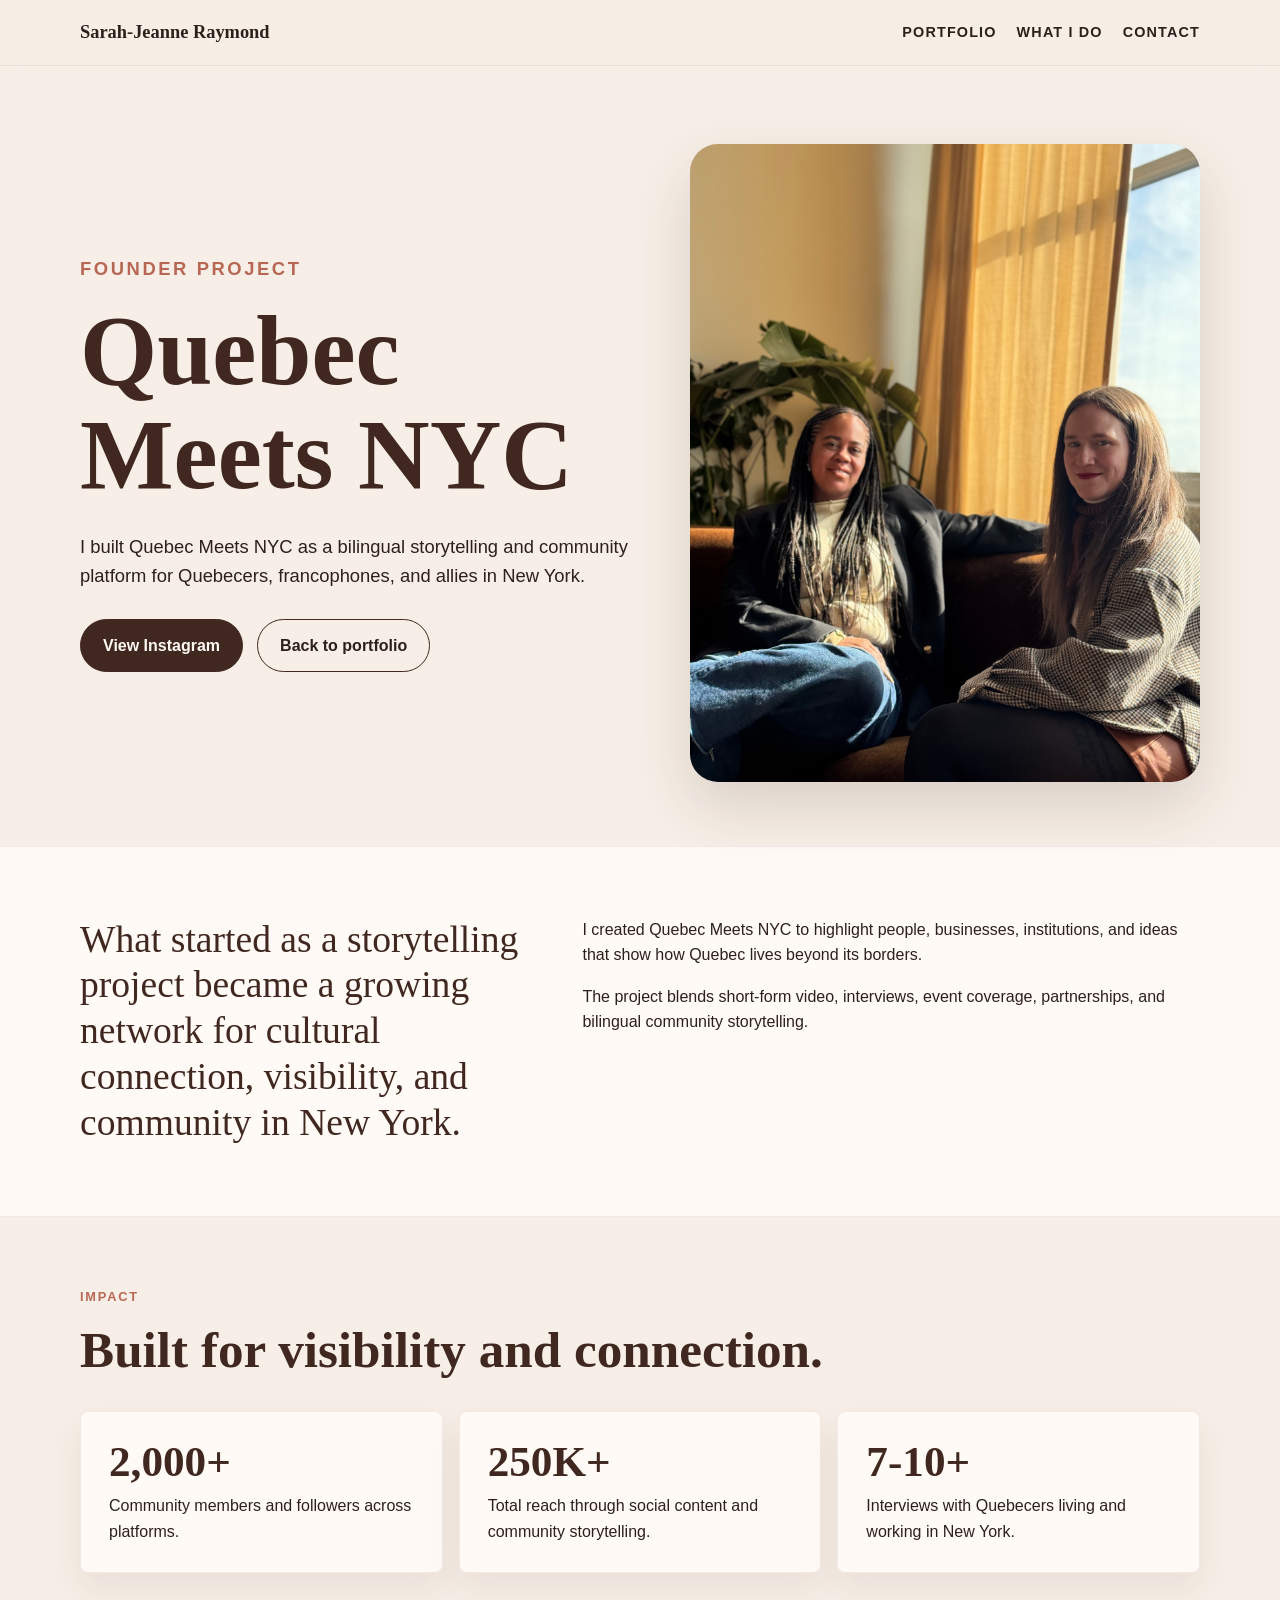
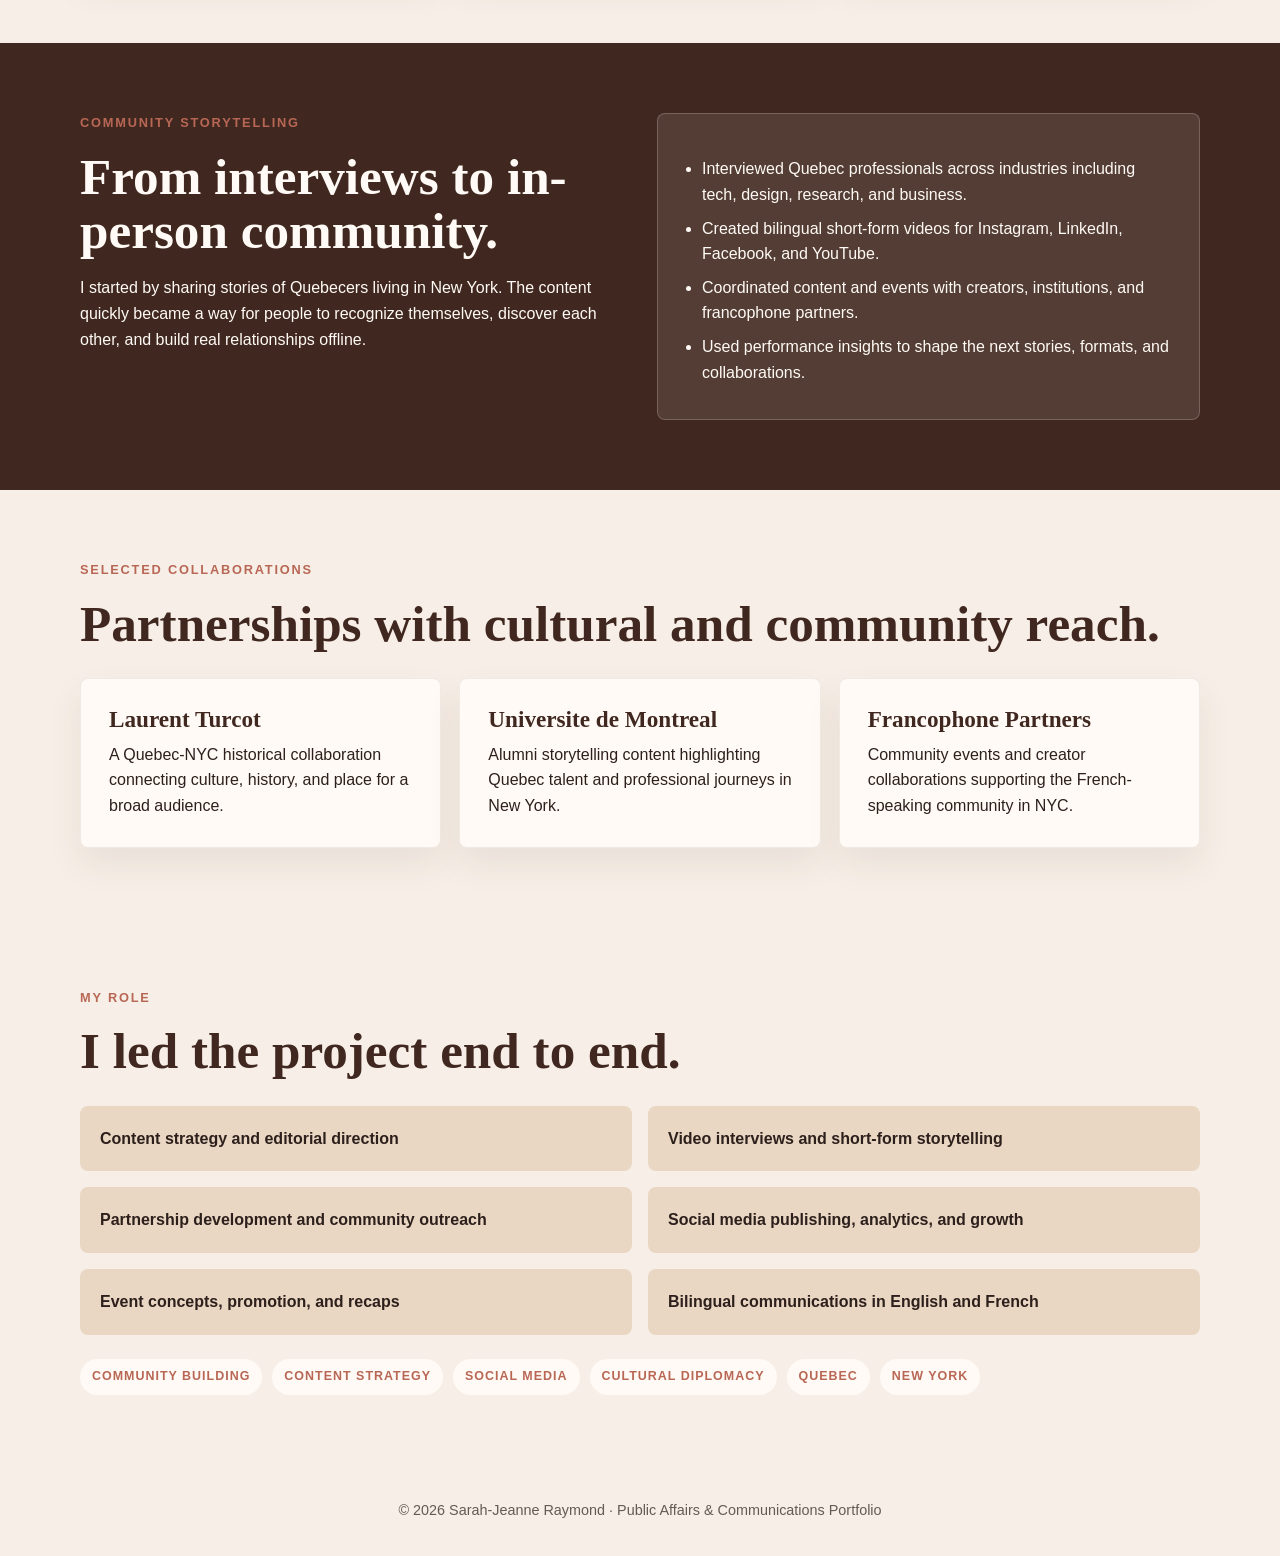
<file: quebec-meets-nyc.html>
<!DOCTYPE html>
<html lang="en">
<head>
  <meta charset="UTF-8" />
  <meta name="viewport" content="width=device-width, initial-scale=1.0" />
  <title>Quebec Meets NYC | Sarah-Jeanne Raymond</title>
  <meta name="description" content="A case study about Quebec Meets NYC, a community storytelling platform connecting Quebec and New York." />
  <style>
    :root {
      --cream: #f7efe7;
      --sand: #e9d7c3;
      --blush: #d8a6a1;
      --terracotta: #b96755;
      --brown: #402820;
      --ink: #2d201c;
      --white: #fffaf5;
      --sage: #687a61;
    }

    * {
      box-sizing: border-box;
      margin: 0;
      padding: 0;
    }

    html {
      scroll-behavior: smooth;
    }

    body {
      font-family: Arial, Helvetica, sans-serif;
      background: var(--cream);
      color: var(--ink);
      line-height: 1.6;
    }

    img {
      display: block;
      max-width: 100%;
    }

    a {
      color: inherit;
      text-decoration: none;
    }

    .container {
      width: min(1120px, 92%);
      margin: 0 auto;
    }

    header {
      position: sticky;
      top: 0;
      z-index: 10;
      background: rgba(247, 239, 231, 0.92);
      border-bottom: 1px solid rgba(64, 40, 32, 0.08);
      backdrop-filter: blur(10px);
    }

    .nav {
      display: flex;
      align-items: center;
      justify-content: space-between;
      gap: 20px;
      padding: 18px 0;
    }

    .logo {
      font-family: Georgia, "Times New Roman", serif;
      font-size: 1.15rem;
      font-weight: 700;
    }

    .nav-links {
      display: flex;
      gap: 20px;
      font-size: 0.9rem;
      font-weight: 700;
      letter-spacing: 0.08em;
      text-transform: uppercase;
    }

    .nav-links a:hover {
      color: var(--terracotta);
    }

    .eyebrow {
      color: var(--terracotta);
      font-size: 0.8rem;
      font-weight: 700;
      letter-spacing: 0.14em;
      margin-bottom: 16px;
      text-transform: uppercase;
    }

    h1,
    h2,
    h3 {
      color: var(--brown);
      font-family: Georgia, "Times New Roman", serif;
      line-height: 1.05;
    }

    h1 {
      font-size: clamp(3rem, 8vw, 6.2rem);
      margin-bottom: 24px;
      max-width: 850px;
    }

    h2 {
      font-size: clamp(2rem, 4vw, 3.6rem);
      margin-bottom: 18px;
    }

    h3 {
      font-size: 1.45rem;
      margin-bottom: 10px;
    }

    .hero {
      display: grid;
      grid-template-columns: 1fr 0.9fr;
      gap: 44px;
      align-items: center;
      padding: 78px 0 64px;
    }

    .hero-copy p {
      font-size: 1.15rem;
      max-width: 680px;
    }

    .hero-media {
      overflow: hidden;
      border-radius: 28px;
      background: var(--sand);
      box-shadow: 0 24px 60px rgba(64, 40, 32, 0.16);
    }

    .hero-media img {
      aspect-ratio: 4 / 5;
      height: 100%;
      object-fit: cover;
      width: 100%;
    }

    .button-row {
      display: flex;
      flex-wrap: wrap;
      gap: 14px;
      margin-top: 28px;
    }

    .button {
      border: 1px solid var(--brown);
      border-radius: 999px;
      font-weight: 700;
      padding: 13px 22px;
      transition: 0.2s ease;
    }

    .button.primary {
      background: var(--brown);
      color: var(--white);
    }

    .button:hover {
      box-shadow: 0 10px 20px rgba(64, 40, 32, 0.12);
      transform: translateY(-2px);
    }

    section {
      padding: 70px 0;
    }

    .intro-band {
      background: var(--white);
      border-bottom: 1px solid rgba(64, 40, 32, 0.08);
      border-top: 1px solid rgba(64, 40, 32, 0.08);
    }

    .intro-grid {
      display: grid;
      grid-template-columns: 0.85fr 1.15fr;
      gap: 46px;
    }

    .big-text {
      color: var(--brown);
      font-family: Georgia, "Times New Roman", serif;
      font-size: clamp(1.45rem, 3vw, 2.35rem);
      line-height: 1.22;
    }

    .metrics {
      display: grid;
      grid-template-columns: repeat(3, 1fr);
      gap: 16px;
      margin-top: 34px;
    }

    .metric,
    .card {
      background: var(--white);
      border: 1px solid rgba(64, 40, 32, 0.08);
      border-radius: 8px;
      box-shadow: 0 16px 35px rgba(64, 40, 32, 0.08);
      padding: 28px;
    }

    .metric strong {
      color: var(--brown);
      display: block;
      font-family: Georgia, "Times New Roman", serif;
      font-size: 2.7rem;
      line-height: 1;
      margin-bottom: 10px;
    }

    .cards {
      display: grid;
      grid-template-columns: repeat(3, 1fr);
      gap: 18px;
      margin-top: 28px;
    }

    .card ul,
    .story-list {
      margin: 16px 0 0 18px;
    }

    .card li,
    .story-list li {
      margin-bottom: 8px;
    }

    .feature {
      background: var(--brown);
      color: var(--white);
    }

    .feature h2 {
      color: var(--white);
    }

    .feature-grid {
      display: grid;
      grid-template-columns: 1fr 1fr;
      gap: 34px;
      align-items: start;
    }

    .feature-panel {
      background: rgba(255, 250, 245, 0.1);
      border: 1px solid rgba(255, 250, 245, 0.2);
      border-radius: 8px;
      padding: 26px;
    }

    .role-grid {
      display: grid;
      grid-template-columns: repeat(2, 1fr);
      gap: 16px;
      margin-top: 28px;
    }

    .role-item {
      background: var(--sand);
      border-radius: 8px;
      font-weight: 700;
      padding: 20px;
    }

    .tags {
      display: flex;
      flex-wrap: wrap;
      gap: 10px;
      margin-top: 24px;
    }

    .tag {
      background: var(--white);
      border-radius: 999px;
      color: var(--terracotta);
      font-size: 0.78rem;
      font-weight: 700;
      letter-spacing: 0.08em;
      padding: 8px 12px;
      text-transform: uppercase;
    }

    footer {
      color: rgba(45, 32, 28, 0.72);
      font-size: 0.9rem;
      padding: 34px 0;
      text-align: center;
    }

    @media (max-width: 860px) {
      .nav {
        align-items: flex-start;
      }

      .nav-links {
        flex-wrap: wrap;
        justify-content: flex-end;
        gap: 12px;
      }

      .hero,
      .intro-grid,
      .feature-grid,
      .metrics,
      .cards,
      .role-grid {
        grid-template-columns: 1fr;
      }

      .hero {
        padding-top: 54px;
      }
    }
  </style>
</head>
<body>
  <header>
    <div class="container nav">
      <a class="logo" href="index.html">Sarah-Jeanne Raymond</a>
      <nav class="nav-links" aria-label="Main navigation">
        <a href="index.html#portfolio">Portfolio</a>
        <a href="index.html#work">What I do</a>
        <a href="index.html#contact">Contact</a>
      </nav>
    </div>
  </header>

  <main>
    <div class="container hero">
      <div class="hero-copy">
        <p class="eyebrow">Founder Project</p>
        <h1>Quebec Meets NYC</h1>
        <p>I built Quebec Meets NYC as a bilingual storytelling and community platform for Quebecers, francophones, and allies in New York.</p>
        <div class="button-row">
          <a class="button primary" href="https://www.instagram.com/quebec_meets_nyc/" target="_blank" rel="noreferrer">View Instagram</a>
          <a class="button" href="index.html#portfolio">Back to portfolio</a>
        </div>
      </div>
      <div class="hero-media">
        <img src="cynthia-video.jpg" alt="Quebec Meets NYC" />
      </div>
    </div>

    <section class="intro-band">
      <div class="container intro-grid">
        <p class="big-text">What started as a storytelling project became a growing network for cultural connection, visibility, and community in New York.</p>
        <div>
          <p>I created Quebec Meets NYC to highlight people, businesses, institutions, and ideas that show how Quebec lives beyond its borders.</p>
          <p style="margin-top: 16px;">The project blends short-form video, interviews, event coverage, partnerships, and bilingual community storytelling.</p>
        </div>
      </div>
    </section>

    <section>
      <div class="container">
        <p class="eyebrow">Impact</p>
        <h2>Built for visibility and connection.</h2>
        <div class="metrics">
          <div class="metric">
            <strong>2,000+</strong>
            <p>Community members and followers across platforms.</p>
          </div>
          <div class="metric">
            <strong>250K+</strong>
            <p>Total reach through social content and community storytelling.</p>
          </div>
          <div class="metric">
            <strong>7-10+</strong>
            <p>Interviews with Quebecers living and working in New York.</p>
          </div>
        </div>
      </div>
    </section>

    <section class="feature">
      <div class="container feature-grid">
        <div>
          <p class="eyebrow">Community Storytelling</p>
          <h2>From interviews to in-person community.</h2>
          <p>I started by sharing stories of Quebecers living in New York. The content quickly became a way for people to recognize themselves, discover each other, and build real relationships offline.</p>
        </div>
        <div class="feature-panel">
          <ul class="story-list">
            <li>Interviewed Quebec professionals across industries including tech, design, research, and business.</li>
            <li>Created bilingual short-form videos for Instagram, LinkedIn, Facebook, and YouTube.</li>
            <li>Coordinated content and events with creators, institutions, and francophone partners.</li>
            <li>Used performance insights to shape the next stories, formats, and collaborations.</li>
          </ul>
        </div>
      </div>
    </section>

    <section>
      <div class="container">
        <p class="eyebrow">Selected Collaborations</p>
        <h2>Partnerships with cultural and community reach.</h2>
        <div class="cards">
          <article class="card">
            <h3>Laurent Turcot</h3>
            <p>A Quebec-NYC historical collaboration connecting culture, history, and place for a broad audience.</p>
          </article>
          <article class="card">
            <h3>Universite de Montreal</h3>
            <p>Alumni storytelling content highlighting Quebec talent and professional journeys in New York.</p>
          </article>
          <article class="card">
            <h3>Francophone Partners</h3>
            <p>Community events and creator collaborations supporting the French-speaking community in NYC.</p>
          </article>
        </div>
      </div>
    </section>

    <section>
      <div class="container">
        <p class="eyebrow">My Role</p>
        <h2>I led the project end to end.</h2>
        <div class="role-grid">
          <div class="role-item">Content strategy and editorial direction</div>
          <div class="role-item">Video interviews and short-form storytelling</div>
          <div class="role-item">Partnership development and community outreach</div>
          <div class="role-item">Social media publishing, analytics, and growth</div>
          <div class="role-item">Event concepts, promotion, and recaps</div>
          <div class="role-item">Bilingual communications in English and French</div>
        </div>
        <div class="tags" aria-label="Project tags">
          <span class="tag">Community Building</span>
          <span class="tag">Content Strategy</span>
          <span class="tag">Social Media</span>
          <span class="tag">Cultural Diplomacy</span>
          <span class="tag">Quebec</span>
          <span class="tag">New York</span>
        </div>
      </div>
    </section>
  </main>

  <footer>
    <div class="container">&copy; 2026 Sarah-Jeanne Raymond &middot; Public Affairs & Communications Portfolio</div>
  </footer>
</body>
</html>
</file>
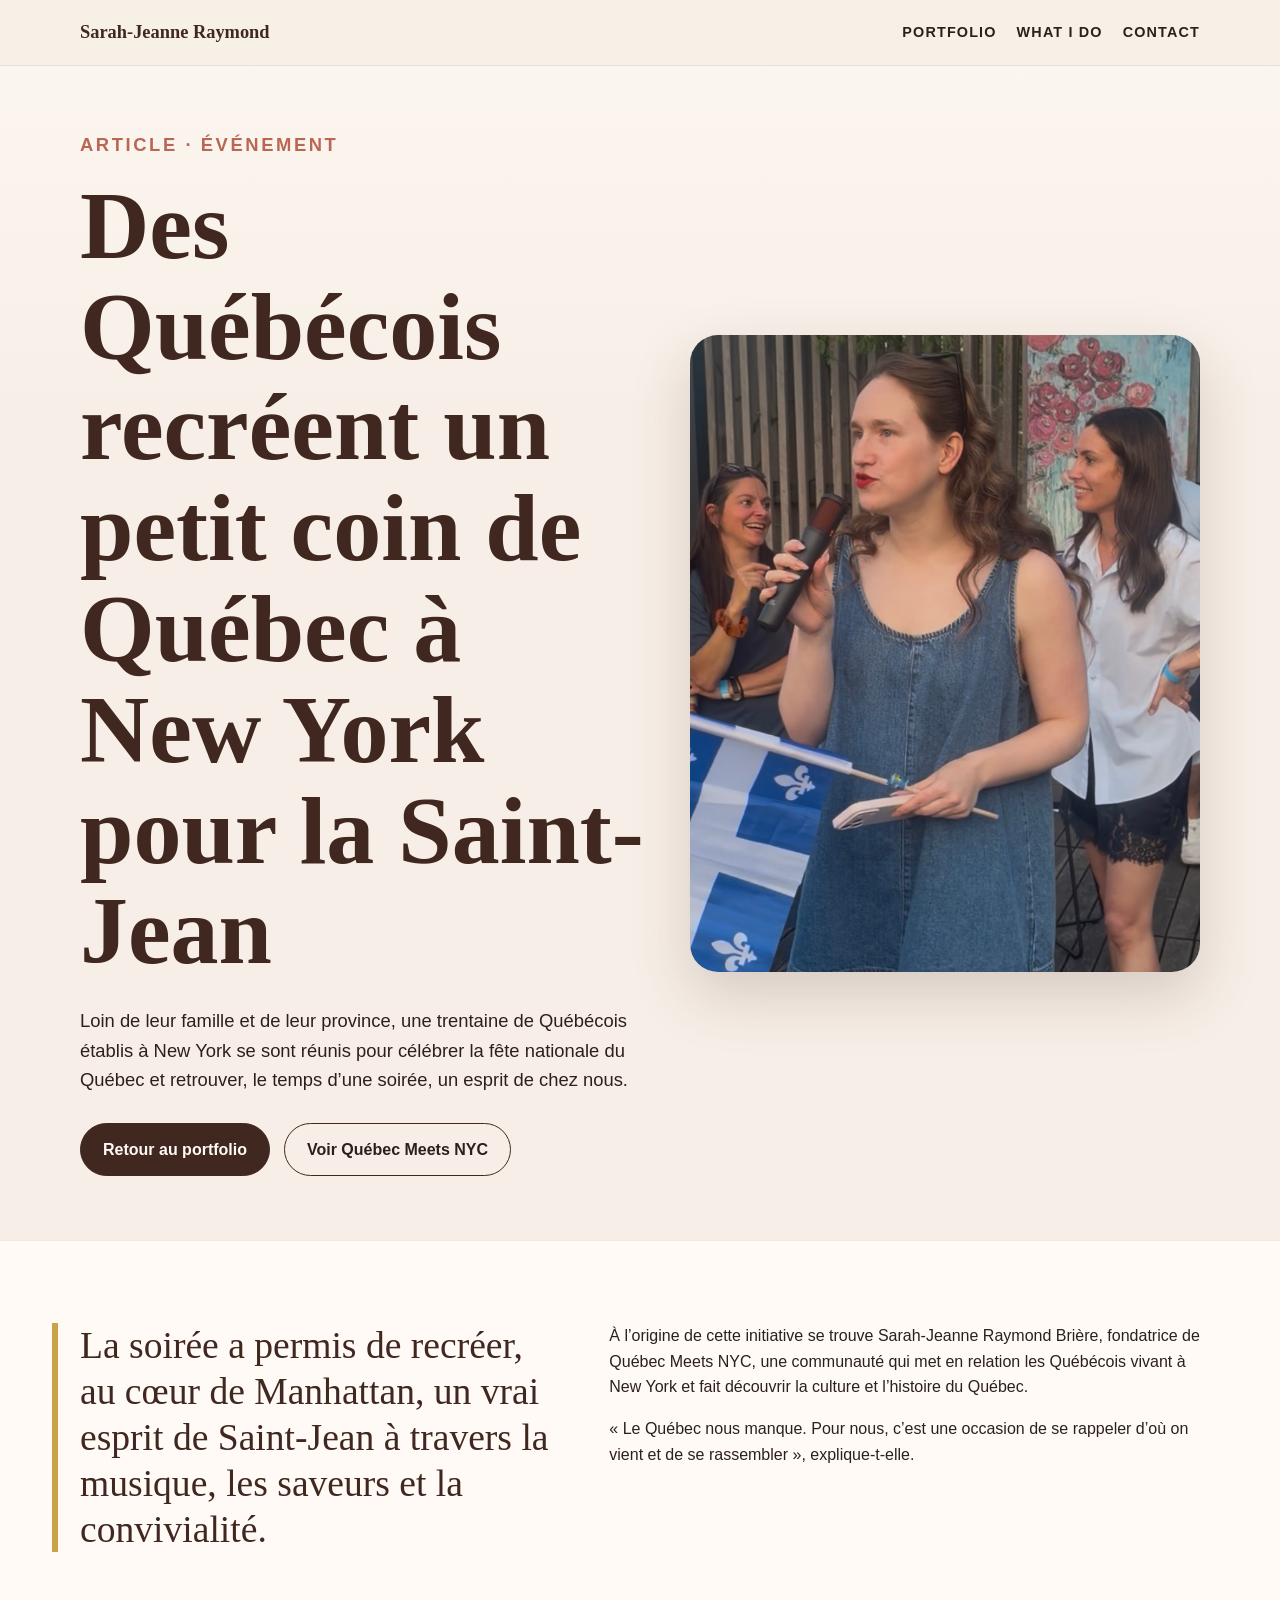
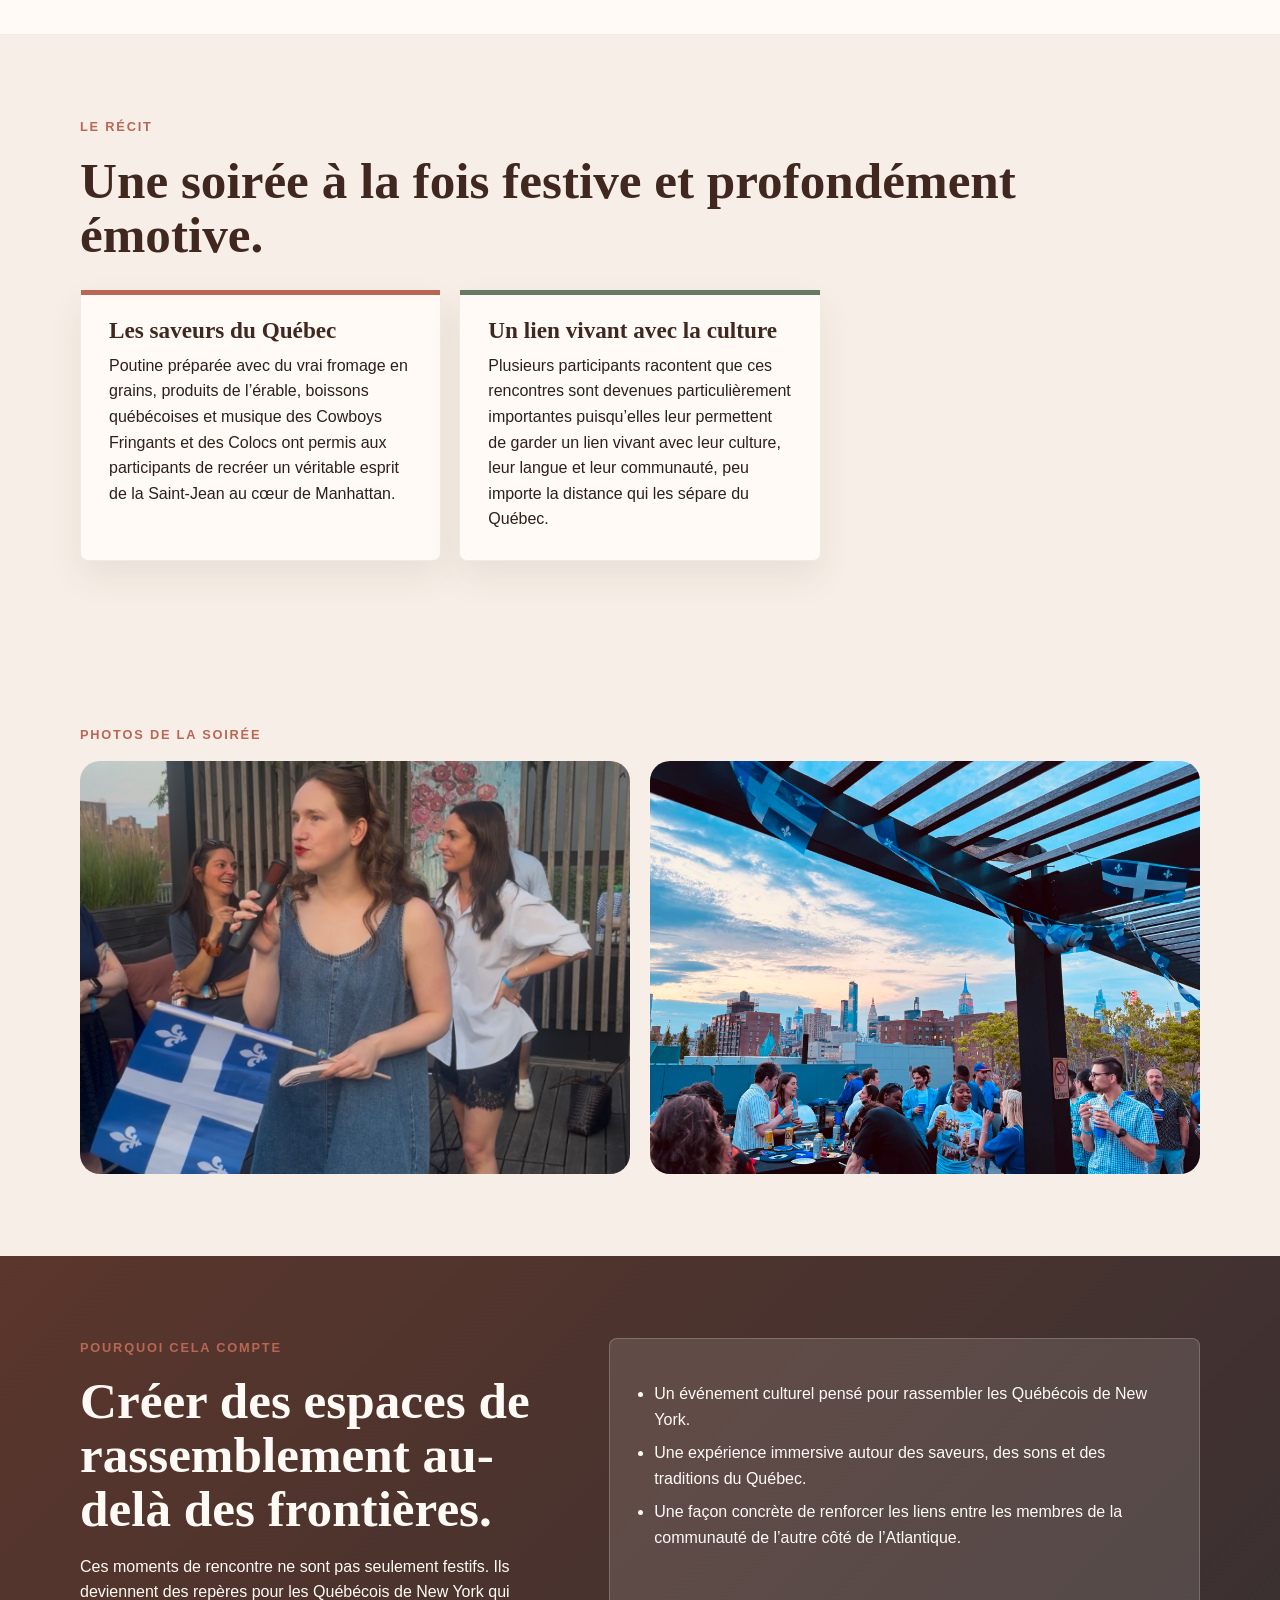
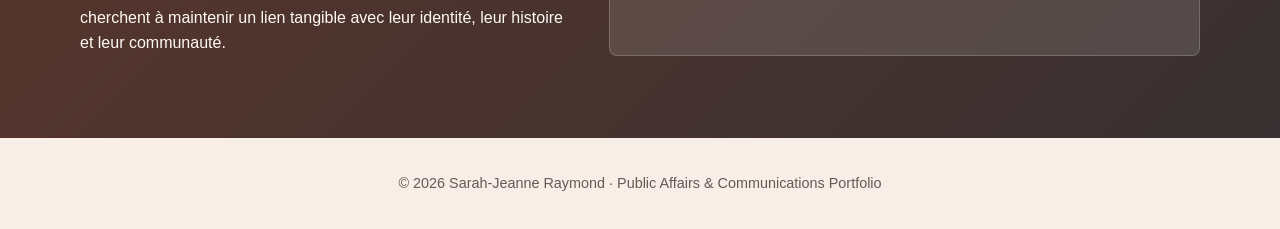
<file: saint-jean-a-nyc.html>
<!DOCTYPE html>
<html lang="fr">
<head>
  <meta charset="UTF-8" />
  <meta name="viewport" content="width=device-width, initial-scale=1.0" />
  <title>Saint-Jean à NYC | Sarah-Jeanne Raymond</title>
  <meta name="description" content="Article sur la soirée de la Saint-Jean à New York organisée par Québec Meets NYC pour réunir les Québécois de la ville." />
  <link rel="stylesheet" href="case-study.css" />
</head>
<body>
  <header>
    <div class="container nav">
      <a class="logo" href="index.html">Sarah-Jeanne Raymond</a>
      <nav class="nav-links" aria-label="Main navigation">
        <a href="index.html#portfolio">Portfolio</a>
        <a href="index.html#work">What I do</a>
        <a href="index.html#contact">Contact</a>
      </nav>
    </div>
  </header>

  <main>
    <div class="container hero">
      <div class="hero-copy">
        <p class="eyebrow">Article · Événement</p>
        <h1>Des Québécois recréent un petit coin de Québec à New York pour la Saint-Jean</h1>
        <p>Loin de leur famille et de leur province, une trentaine de Québécois établis à New York se sont réunis pour célébrer la fête nationale du Québec et retrouver, le temps d’une soirée, un esprit de chez nous.</p>
        <div class="button-row">
          <a class="button primary" href="index.html#portfolio">Retour au portfolio</a>
          <a class="button" href="quebec-meets-nyc.html">Voir Québec Meets NYC</a>
        </div>
      </div>
      <div class="hero-media">
        <img src="stjeannyc.PNG" alt="Une soirée québécoise réunissant des participants à New York" />
      </div>
    </div>

    <section class="intro-band">
      <div class="container intro-grid">
        <p class="big-text">La soirée a permis de recréer, au cœur de Manhattan, un vrai esprit de Saint-Jean à travers la musique, les saveurs et la convivialité.</p>
        <div>
          <p>À l’origine de cette initiative se trouve Sarah-Jeanne Raymond Brière, fondatrice de Québec Meets NYC, une communauté qui met en relation les Québécois vivant à New York et fait découvrir la culture et l’histoire du Québec.</p>
          <p style="margin-top: 16px;">« Le Québec nous manque. Pour nous, c’est une occasion de se rappeler d’où on vient et de se rassembler », explique-t-elle.</p>
        </div>
      </div>
    </section>

    <section>
      <div class="container">
        <p class="eyebrow">Le récit</p>
        <h2>Une soirée à la fois festive et profondément émotive.</h2>
        <div class="cards">
          <article class="card">
            <h3>Les saveurs du Québec</h3>
            <p>Poutine préparée avec du vrai fromage en grains, produits de l’érable, boissons québécoises et musique des Cowboys Fringants et des Colocs ont permis aux participants de recréer un véritable esprit de la Saint-Jean au cœur de Manhattan.</p>
          </article>
          <article class="card">
            <h3>Un lien vivant avec la culture</h3>
            <p>Plusieurs participants racontent que ces rencontres sont devenues particulièrement importantes puisqu’elles leur permettent de garder un lien vivant avec leur culture, leur langue et leur communauté, peu importe la distance qui les sépare du Québec.</p>
          </article>
        </div>
      </div>
    </section>

    <section>
      <div class="container">
        <p class="eyebrow">Photos de la soirée</p>
        <div style="display: grid; grid-template-columns: repeat(2, 1fr); gap: 20px; margin-top: 16px;">
          <img src="stjeannyc.PNG" alt="Photo de groupe lors de la soirée Saint-Jean à NYC" style="width: 100%; border-radius: 20px; object-fit: cover; aspect-ratio: 4/3;" />
          <img src="photogroupstjean1.jpeg" alt="Photo de groupe lors de la soirée Saint-Jean à NYC" style="width: 100%; border-radius: 20px; object-fit: cover; aspect-ratio: 4/3;" />
        </div>
      </div>
    </section>

    <section class="feature">
      <div class="container feature-grid">
        <div>
          <p class="eyebrow">Pourquoi cela compte</p>
          <h2>Créer des espaces de rassemblement au-delà des frontières.</h2>
          <p>Ces moments de rencontre ne sont pas seulement festifs. Ils deviennent des repères pour les Québécois de New York qui cherchent à maintenir un lien tangible avec leur identité, leur histoire et leur communauté.</p>
        </div>
        <div class="feature-panel">
          <ul>
            <li>Un événement culturel pensé pour rassembler les Québécois de New York.</li>
            <li>Une expérience immersive autour des saveurs, des sons et des traditions du Québec.</li>
            <li>Une façon concrète de renforcer les liens entre les membres de la communauté de l’autre côté de l’Atlantique.</li>
          </ul>
        </div>
      </div>
    </section>
  </main>

  <footer>
    <div class="container">&copy; 2026 Sarah-Jeanne Raymond &middot; Public Affairs & Communications Portfolio</div>
  </footer>
</body>
</html>
</file>
<file: case-study.css>
:root {
  --cream: #f7efe7;
  --sand: #e9d7c3;
  --blush: #d8a6a1;
  --terracotta: #b96755;
  --brown: #402820;
  --ink: #2d201c;
  --white: #fffaf5;
  --sage: #687a61;
  --navy: #24455f;
  --gold: #c9a24a;
}

* {
  box-sizing: border-box;
  margin: 0;
  padding: 0;
}

html {
  scroll-behavior: smooth;
}

body {
  background:
    linear-gradient(180deg, rgba(255, 250, 245, 0.72) 0%, rgba(247, 239, 231, 0) 26rem),
    var(--cream);
  color: var(--ink);
  font-family: Arial, Helvetica, sans-serif;
  line-height: 1.6;
}

a {
  color: inherit;
  text-decoration: none;
}

.container {
  margin: 0 auto;
  width: min(1120px, 92%);
}

header {
  background: rgba(247, 239, 231, 0.92);
  border-bottom: 1px solid rgba(64, 40, 32, 0.08);
  backdrop-filter: blur(10px);
  position: sticky;
  top: 0;
  z-index: 10;
}

.nav {
  align-items: center;
  display: flex;
  gap: 20px;
  justify-content: space-between;
  padding: 18px 0;
}

.logo,
h1,
h2,
h3 {
  color: var(--brown);
  font-family: Georgia, "Times New Roman", serif;
}

.logo {
  font-size: 1.15rem;
  font-weight: 700;
}

.nav-links {
  display: flex;
  flex-wrap: wrap;
  gap: 20px;
  font-size: 0.9rem;
  font-weight: 700;
  letter-spacing: 0.08em;
  text-transform: uppercase;
}

.nav-links a:hover {
  color: var(--terracotta);
}

.eyebrow {
  color: var(--terracotta);
  font-size: 0.8rem;
  font-weight: 700;
  letter-spacing: 0.14em;
  margin-bottom: 16px;
  text-transform: uppercase;
}

h1,
h2,
h3 {
  line-height: 1.05;
}

h1 {
  font-size: clamp(3rem, 8vw, 6rem);
  margin-bottom: 24px;
  max-width: 920px;
}

h2 {
  font-size: clamp(2rem, 4vw, 3.5rem);
  margin-bottom: 18px;
}

h3 {
  font-size: 1.45rem;
  margin-bottom: 10px;
}

.hero {
  align-items: center;
  display: grid;
  gap: 44px;
  grid-template-columns: 1fr 0.9fr;
  min-height: calc(100vh - 74px);
  padding: 64px 0;
}

.hero-copy p {
  font-size: 1.15rem;
  max-width: 700px;
}

.hero-card {
  align-self: stretch;
  background:
    linear-gradient(135deg, rgba(255, 250, 245, 0.28), rgba(255, 250, 245, 0) 42%),
    linear-gradient(145deg, var(--terracotta), var(--navy));
  border-radius: 8px;
  box-shadow: 0 28px 70px rgba(64, 40, 32, 0.2);
  display: grid;
  min-height: 420px;
  overflow: hidden;
  padding: 30px;
}

.hero-media {
  border-radius: 28px;
  box-shadow: 0 24px 60px rgba(64, 40, 32, 0.18);
  overflow: hidden;
}

.hero-media img {
  aspect-ratio: 4 / 5;
  display: block;
  object-fit: cover;
  width: 100%;
}

.hero-card-inner {
  border: 1px solid rgba(255, 250, 245, 0.42);
  border-radius: 8px;
  color: var(--white);
  display: flex;
  flex-direction: column;
  justify-content: space-between;
  padding: 28px;
}

.hero-card .eyebrow {
  color: var(--sand);
}

.hero-card strong {
  color: var(--white);
  display: block;
  font-family: Georgia, "Times New Roman", serif;
  font-size: clamp(2.4rem, 5vw, 4.6rem);
  line-height: 1;
}

.button-row {
  display: flex;
  flex-wrap: wrap;
  gap: 14px;
  margin-top: 28px;
}

.button {
  border: 1px solid var(--brown);
  border-radius: 999px;
  font-weight: 700;
  padding: 13px 22px;
  transition: 0.2s ease;
}

.button.primary {
  background: var(--brown);
  color: var(--white);
}

.button:hover {
  box-shadow: 0 10px 20px rgba(64, 40, 32, 0.12);
  transform: translateY(-2px);
}

section {
  padding: 82px 0;
}

.intro-band {
  background: var(--white);
  border-bottom: 1px solid rgba(64, 40, 32, 0.08);
  border-top: 1px solid rgba(64, 40, 32, 0.08);
}

.intro-band .container {
  position: relative;
}

.intro-band .container::before {
  background: var(--gold);
  content: "";
  height: 100%;
  left: -28px;
  position: absolute;
  top: 0;
  width: 6px;
}

.intro-grid,
.feature-grid {
  display: grid;
  gap: 46px;
  grid-template-columns: 0.9fr 1.1fr;
}

.big-text {
  color: var(--brown);
  font-family: Georgia, "Times New Roman", serif;
  font-size: clamp(1.45rem, 3vw, 2.35rem);
  line-height: 1.22;
}

.metrics,
.cards {
  display: grid;
  gap: 18px;
  grid-template-columns: repeat(3, 1fr);
  margin-top: 28px;
}

.metric,
.card {
  background: var(--white);
  border: 1px solid rgba(64, 40, 32, 0.08);
  border-radius: 8px;
  box-shadow: 0 16px 35px rgba(64, 40, 32, 0.08);
  padding: 28px;
}

.metric {
  background:
    linear-gradient(180deg, rgba(201, 162, 74, 0.16), rgba(255, 250, 245, 0) 58%),
    var(--white);
  min-height: 190px;
}

.card {
  position: relative;
}

.card::before {
  background: var(--terracotta);
  content: "";
  height: 5px;
  left: 0;
  position: absolute;
  right: 0;
  top: 0;
}

.card:nth-child(2n)::before {
  background: var(--sage);
}

.card:nth-child(3n)::before {
  background: var(--navy);
}

.metric strong {
  color: var(--brown);
  display: block;
  font-family: Georgia, "Times New Roman", serif;
  font-size: 2.7rem;
  line-height: 1;
  margin-bottom: 10px;
}

.feature {
  background:
    linear-gradient(135deg, rgba(185, 103, 85, 0.22), rgba(36, 69, 95, 0.28)),
    var(--brown);
  color: var(--white);
}

.feature h2 {
  color: var(--white);
}

.feature-panel {
  background: rgba(255, 250, 245, 0.12);
  border: 1px solid rgba(255, 250, 245, 0.2);
  border-radius: 8px;
  padding: 26px;
}

ul {
  margin: 16px 0 0 18px;
}

li {
  margin-bottom: 8px;
}

.role-grid {
  display: grid;
  gap: 16px;
  grid-template-columns: repeat(2, 1fr);
  margin-top: 28px;
}

.role-item {
  background: var(--sand);
  border-left: 5px solid var(--terracotta);
  border-radius: 8px;
  font-weight: 700;
  padding: 20px;
}

.role-item:nth-child(2n) {
  border-left-color: var(--sage);
}

.role-item:nth-child(3n) {
  border-left-color: var(--navy);
}

.tags {
  display: flex;
  flex-wrap: wrap;
  gap: 10px;
  margin-top: 24px;
}

.tag {
  background: var(--white);
  border-radius: 999px;
  color: var(--terracotta);
  font-size: 0.78rem;
  font-weight: 700;
  letter-spacing: 0.08em;
  padding: 8px 12px;
  text-transform: uppercase;
}

footer {
  color: rgba(45, 32, 28, 0.72);
  font-size: 0.9rem;
  padding: 34px 0;
  text-align: center;
}

@media (max-width: 860px) {
  .nav {
    align-items: flex-start;
  }

  .hero,
  .intro-grid,
  .feature-grid,
  .metrics,
  .cards,
  .role-grid {
    grid-template-columns: 1fr;
  }

  .hero {
    padding-top: 54px;
  }
}
</file>
